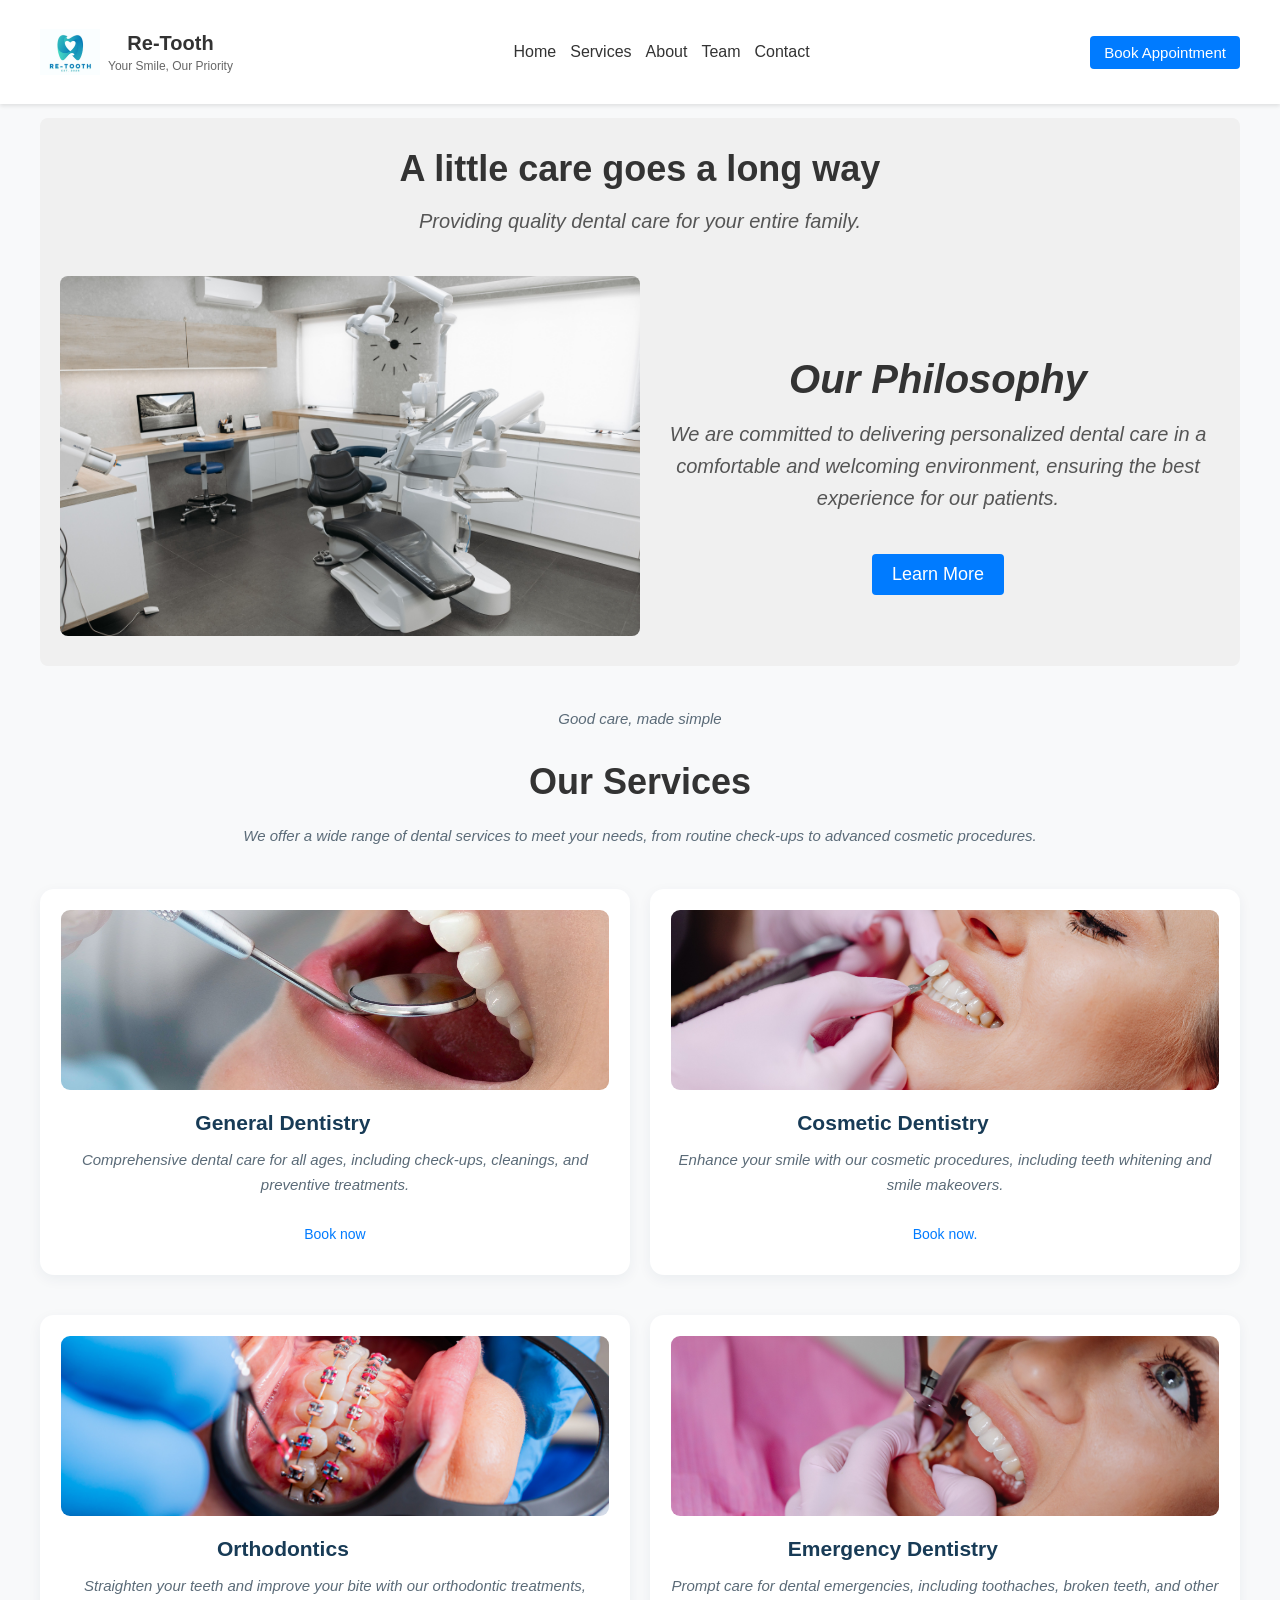
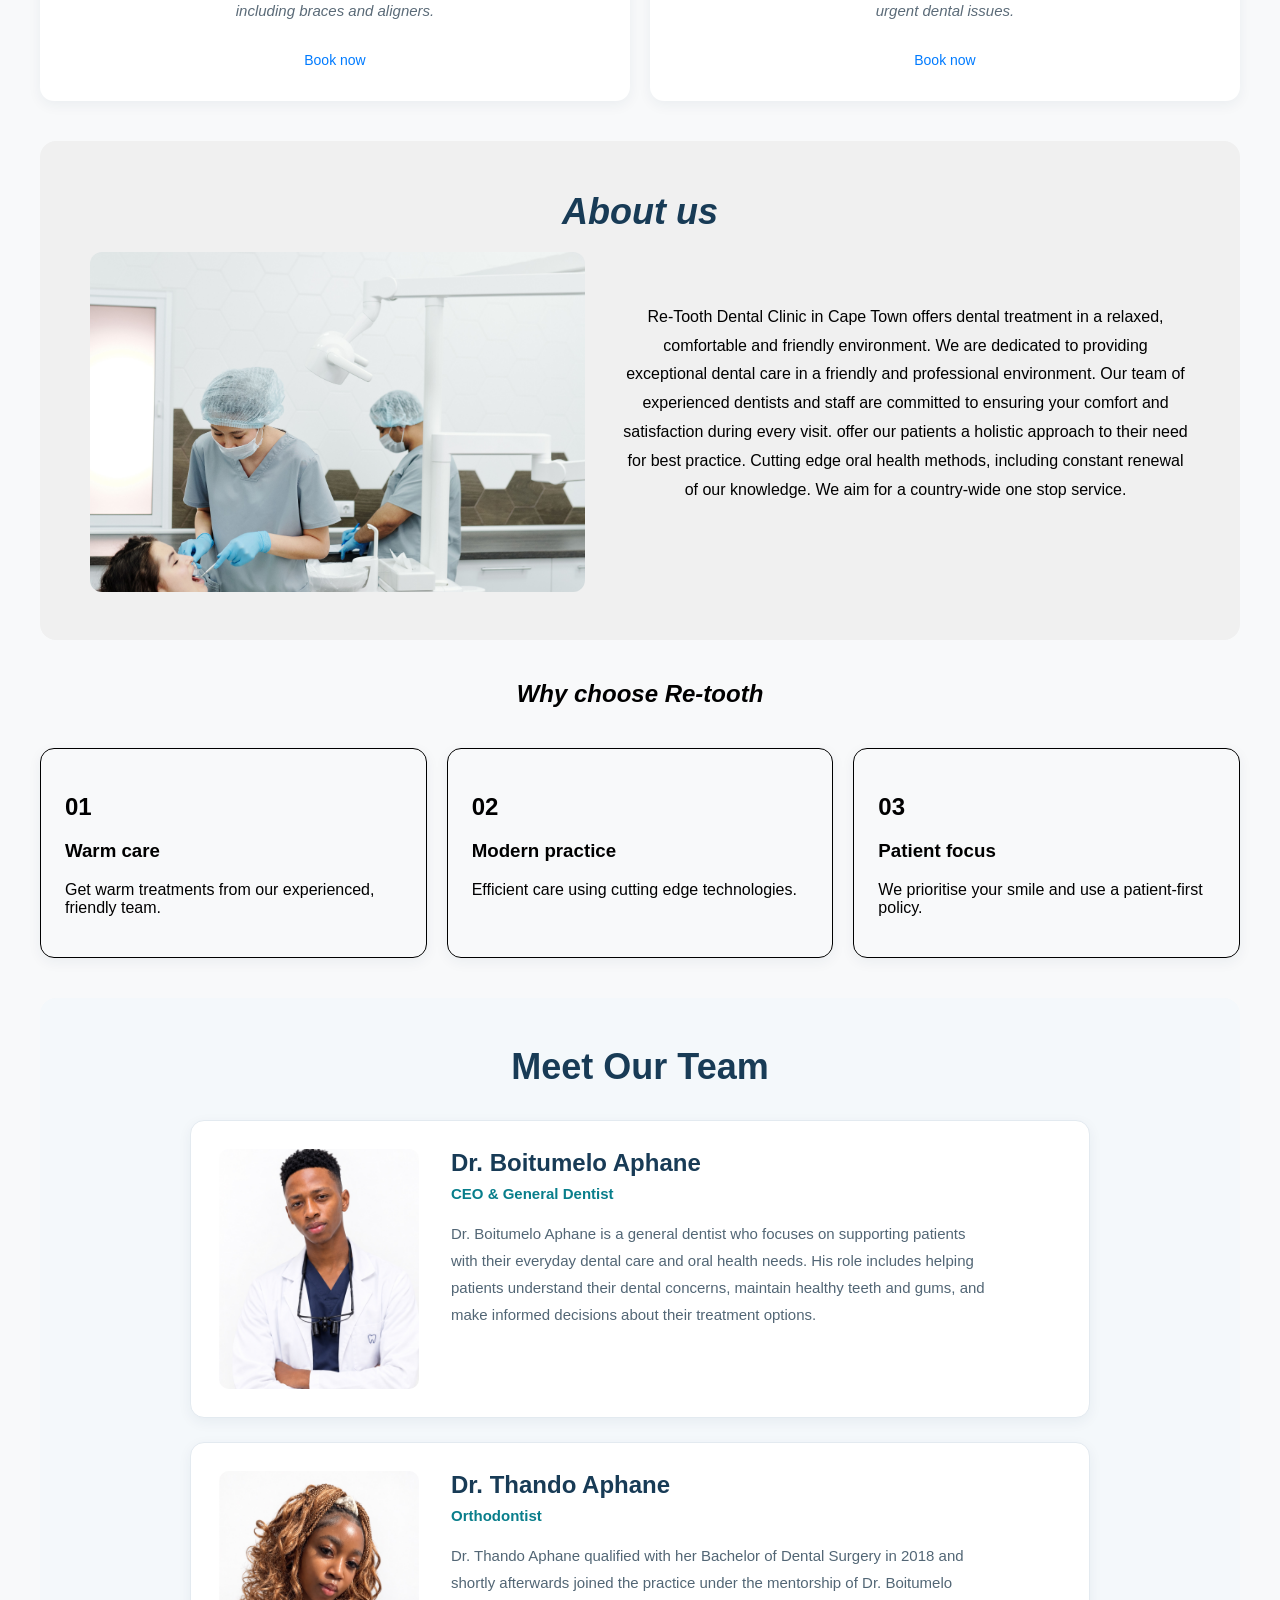
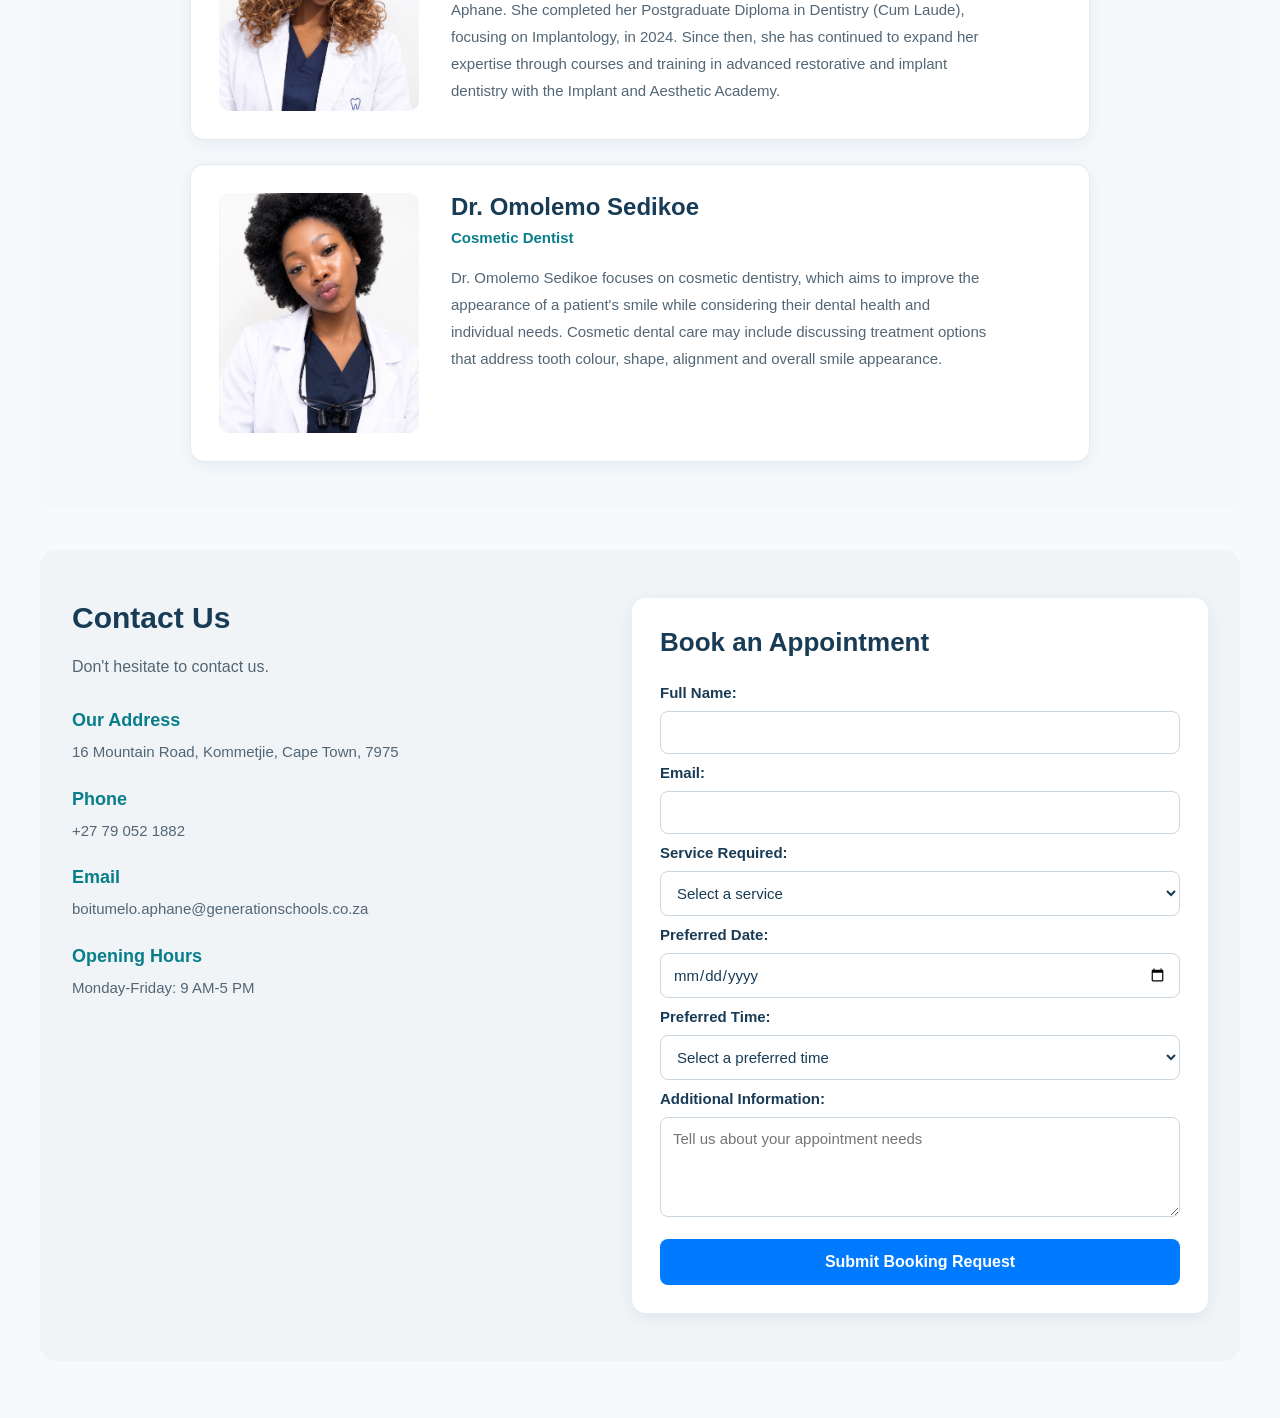
<file: public/index.html>
<!DOCTYPE html>
<html lang="en">
<head>
    <meta charset="UTF-8">
    <meta name="viewport" content="width=device-width, initial-scale=1.0">
    <title>Dental website</title>
    <link rel="stylesheet" href="style.css">
</head>

<body>
    <header>
        
        <div class="header-content">
            <div id="brand">
                <img src="images\logo.png" alt="Dental Clinic Logo" class="logo">
                <div class="brand-text">
                    <h1>Re-Tooth</h1>
                    <p>Your Smile, Our Priority</p>
                </div>
            </div>
            <nav id="navbar">
                <ul>
                    <li><a href="#home">Home</a></li>
                    <li><a href="#services">Services</a></li>
                    <li><a href="#about">About</a></li>
                    <li><a href="#team">Team</a></li>
                    <li><a href="#contact">Contact</a></li>
                </ul>
            </nav>
            <button id="book-appointment"
             onclick="window.location.href='#contact'">
             Book Appointment
            </button>
        </div>
    </header>

    <main>

        <section class="hero" id="home">
            <div id="hero-text">
                <h2>A little care goes a long way</h2>
                <p>Providing quality dental care for your entire family.</p>
            </div>

            <div id="hero-content">
                <img src="images\hero-image.jpg" alt="Dental Care" class="hero-image">
                <div class="hero-content-text" >
                    <h3><em>Our Philosophy</em></h3>
                    <p>We are committed to delivering personalized dental care in a comfortable and welcoming environment, ensuring the best experience for our patients.</p>
                    <button class="hero-button" onclick="window.location.href='#about'">
                        Learn More</button>
                </div>
           </div> 
                
        </section>

        <section class="services" id="services">
            <p><em>Good care, made simple</em></p>
            <h2>Our Services</h2>
            <p>We offer a wide range of dental services to meet your needs, from routine check-ups to advanced cosmetic procedures.</p>
            <div class="service-cards">
                <div class="service-cards-group-1">
                    <div class="service-card">
                    <img src="images\general-dentistry.jpg" alt="General Dentistry">
                    <h3>General Dentistry</h3>
                    <p>Comprehensive dental care for all ages, including check-ups, cleanings, and preventive treatments.</p>
                    <a href="#contact" class="service-link">Book now</a>
                </div>
                <div class="service-card">
                    <img src="images\cosmetic-dentistry.jpg" alt="Cosmetic Dentistry">
                    <h3>Cosmetic Dentistry</h3>
                    <p>Enhance your smile with our cosmetic procedures, including teeth whitening and smile makeovers.</p>
                    <a href="#contact" class="service-link">Book now.</a>
                </div>
            </div>
                <div class="service-cards-group-2">
                    <div class="service-card">
                    <img src="images\teeth-straightening.jpg" alt="Orthodontics">
                    <h3>Orthodontics</h3>
                    <p>Straighten your teeth and improve your bite with our orthodontic treatments, including braces and aligners.</p>
                    <a href="#contact" class="service-link">Book now</a>
                </div>
                <div class="service-card">
                    <img src="images\emergency-dentistry.jpg" alt="Emergency Dentistry">
                    <h3>Emergency Dentistry</h3>
                    <p>Prompt care for dental emergencies, including toothaches, broken teeth, and other urgent dental issues.</p>
                    <a href="#contact" class="service-link">Book now</a>
                </div>
            </div>
        </section>

        <section class="about" id="about">
            <h2><em>About us</em></h2>
            <div id="about-content">
                <img src="images\about.jpg" alt="Dental practice">
                <p>Re-Tooth Dental Clinic  in Cape Town offers dental treatment in a relaxed, comfortable and friendly environment.
                 We are dedicated to providing exceptional dental care in a friendly and professional environment. 
                 Our team of experienced dentists and staff are committed to ensuring your comfort and satisfaction during every visit.
                  offer our patients a holistic approach to their need for best practice. 
                  Cutting edge oral health methods, including constant renewal of our knowledge.
                   We aim for a country-wide one stop service.
                </p>
            </div>
        </section>
        <section class="why-us" id="why-us">
            <h1><em>Why choose Re-tooth</em></h1>
            <div id="cards">
                <div class="card">
                    <h2>01</h2>
                    <h3>Warm care</h3>
                    <p>Get warm treatments from our experienced, friendly team.</p>
                </div>
                <div class="card">
                    <h2>02</h2>
                    <h3>Modern practice</h3>
                    <p>Efficient care using cutting edge technologies.</p>
                </div>
                <div class="card">
                    <h2>03</h2>
                    <h3>Patient focus</h3>
                    <p>We prioritise your smile and use a patient-first policy.</p>
                </div>
            </div>
        </section>
        

        
        <section class="team" id="team">
            <h2>Meet Our Team</h2>

            <div class="team-members">
            <div class="team-member">
                <img src="images/Boitumelo.png"
                    alt="Dr. Boitumelo Aphane">

            <div class="team-member-info">
                <h3>Dr. Boitumelo Aphane</h3>

                <p class="team-role">CEO & General Dentist</p>

                <p class="team-bio">
                    Dr. Boitumelo Aphane is a general dentist who
                    focuses on supporting patients with their
                    everyday dental care and oral health needs.
                    His role includes helping patients understand
                    their dental concerns, maintain healthy teeth
                    and gums, and make informed decisions about
                    their treatment options.
                </p>
                </div>
            </div>
            <div class="team-member">
                <img src="images/Thando.png"
                    alt="Dr. Thando Aphane">

            <div class="team-member-info">
                <h3>Dr. Thando Aphane</h3>

                <p class="team-role">Orthodontist</p>

                <p class="team-bio">
                    Dr. Thando Aphane qualified with her Bachelor
                    of Dental Surgery in 2018 and shortly
                    afterwards joined the practice under the
                    mentorship of Dr. Boitumelo Aphane.

                    She completed her Postgraduate Diploma in
                    Dentistry (Cum Laude), focusing on
                    Implantology, in 2024. Since then, she has
                    continued to expand her expertise through
                    courses and training in advanced restorative
                    and implant dentistry with the Implant and
                    Aesthetic Academy.
                </p>
            </div>
            </div>
            <div class="team-member">
            <img src="images/Omolemo.png"
                 alt="Dr. Omolemo Sedikoe">

            <div class="team-member-info">
                <h3>Dr. Omolemo Sedikoe</h3>

                <p class="team-role">Cosmetic Dentist</p>

                <p class="team-bio">
                    Dr. Omolemo Sedikoe focuses on cosmetic
                    dentistry, which aims to improve the
                    appearance of a patient's smile while
                    considering their dental health and
                    individual needs. Cosmetic dental care may
                    include discussing treatment options that
                    address tooth colour, shape, alignment and
                    overall smile appearance.
                </p>
            </div>
            </div>

        </div>
    </section>


            
<section class="contact" id="contact">
    <div class="contact-details">
        <h2>Contact Us</h2>
        <p>Don't hesitate to contact us.</p>

        <div class="contact-item">
            <h3>Our Address</h3>
            <address>16 Mountain Road, Kommetjie, Cape Town, 7975</address>
        </div>

        <div class="contact-item">
            <h3>Phone</h3>
            <p>+27 79 052 1882</p>
        </div>

        <div class="contact-item">
            <h3>Email</h3>
            <p>boitumelo.aphane@generationschools.co.za</p>
        </div>

        <div class="contact-item">
            <h3>Opening Hours</h3>
            <p>Monday-Friday: 9 AM-5 PM</p>
        </div>
    </div>

    <div class="booking">
        <h2>Book an Appointment</h2>

        <form id="booking-form">
            <label for="name">Full Name:</label>
            <input type="text" id="name" name="name" required>

            <label for="email">Email:</label>
            <input type="email" id="email" name="email" required>

            <label for="service">Service Required:</label>
            <select id="service" name="service" required>
                 <option value="">Select a service</option>
                <option value="general-dentistry">General Dentistry</option>
                <option value="orthodontics">Orthodontics</option>
                <option value="cosmetic-dentistry">Cosmetic Dentistry</option>
                <option value="other">Other</option>
            </select>
            
<label for="appointment-date">Preferred Date:</label>
<input
    type="date"
    id="appointment-date"
    name="appointment-date"
    required
>

<label for="appointment-time">Preferred Time:</label>
<select
    id="appointment-time"
    name="appointment-time"
    required
>
    <option value="">Select a preferred time</option>
    <option value="09:00">9:00 AM</option>
    <option value="10:00">10:00 AM</option>
    <option value="11:00">11:00 AM</option>
    <option value="12:00">12:00 PM</option>
    <option value="13:00">1:00 PM</option>
    <option value="14:00">2:00 PM</option>
    <option value="15:00">3:00 PM</option>
    <option value="16:00">4:00 PM</option>
</select>


            <label for="message">Additional Information:</label>
            <textarea id="message" name="message" rows="4"
                placeholder="Tell us about your appointment needs"></textarea>

            <button type="submit">Submit Booking Request</button>
        </form>
    </div>
</section>
     
    </main>

    <footer>
        <p>Re-Tooth Dental Clinic &copy; 2026. All rights reserved.</p>
    </footer>

    <script src="app.js"></script>
</body>
</html>
</file>
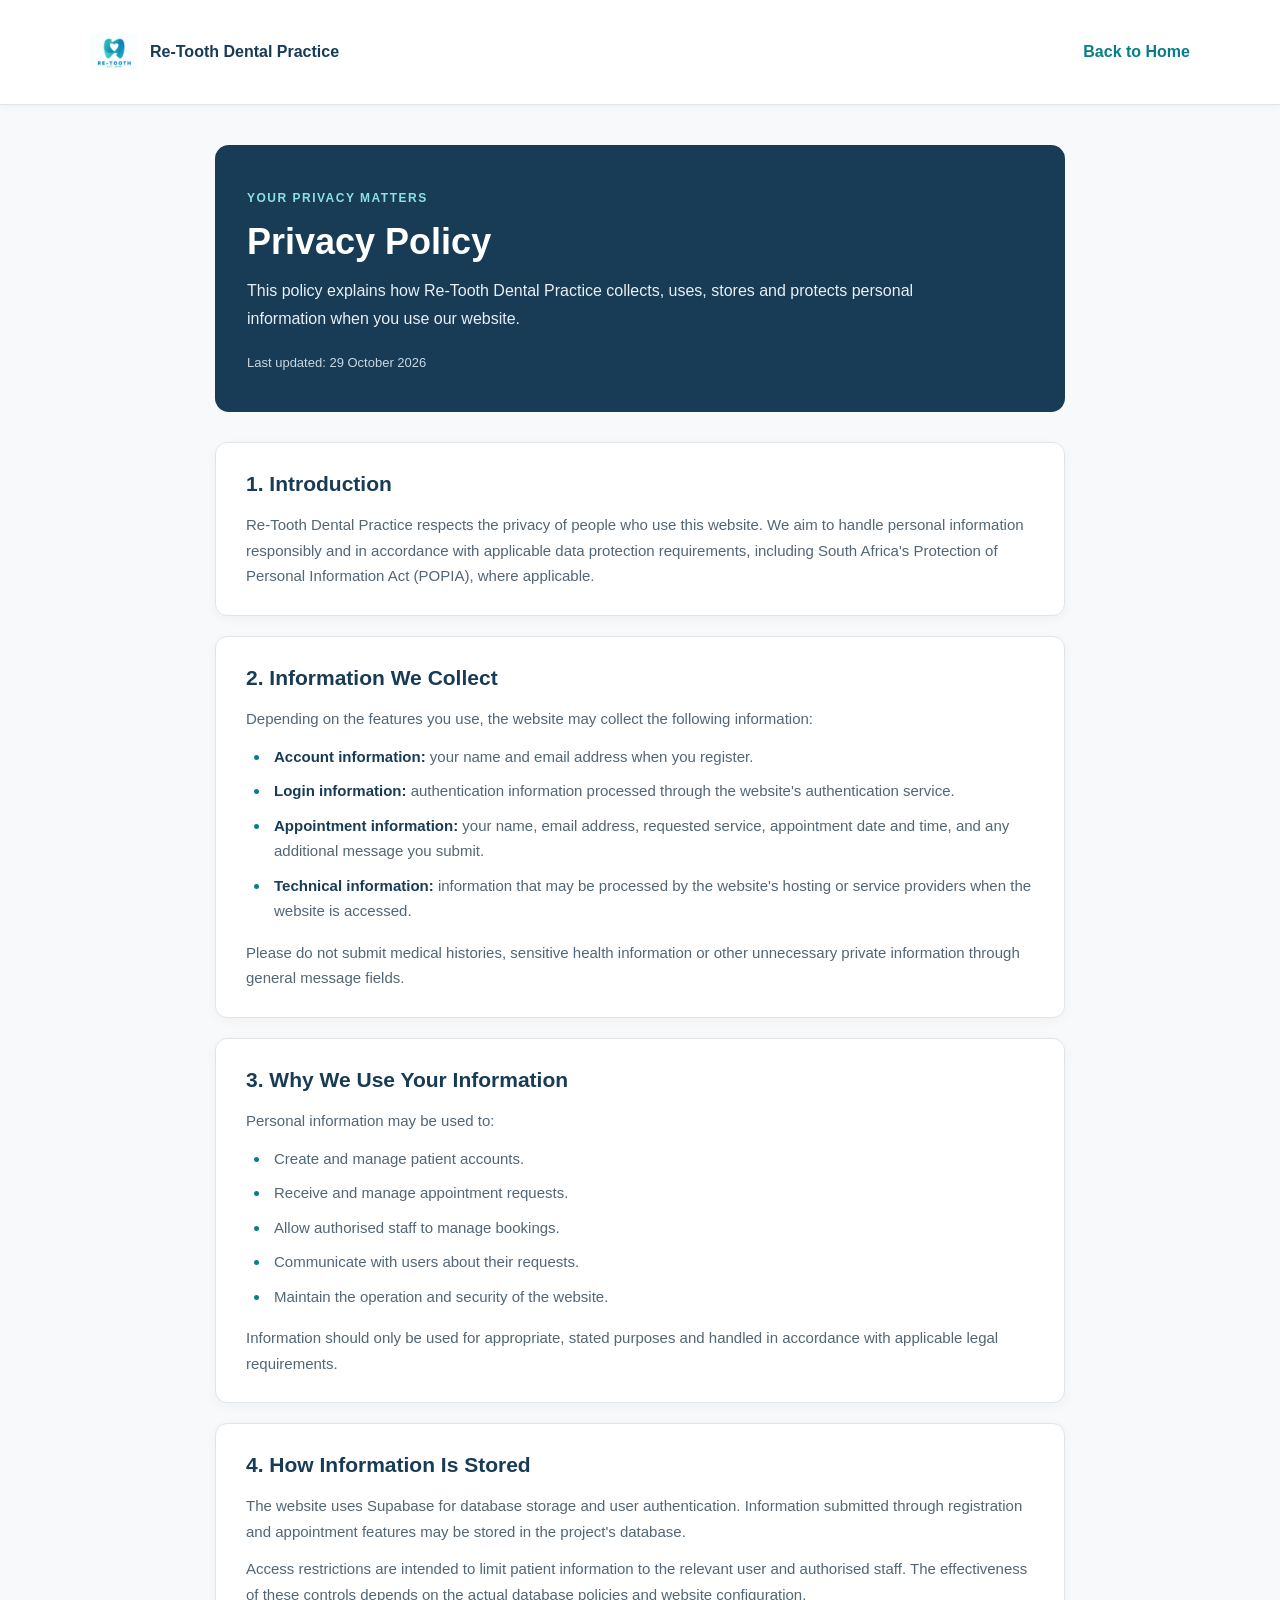
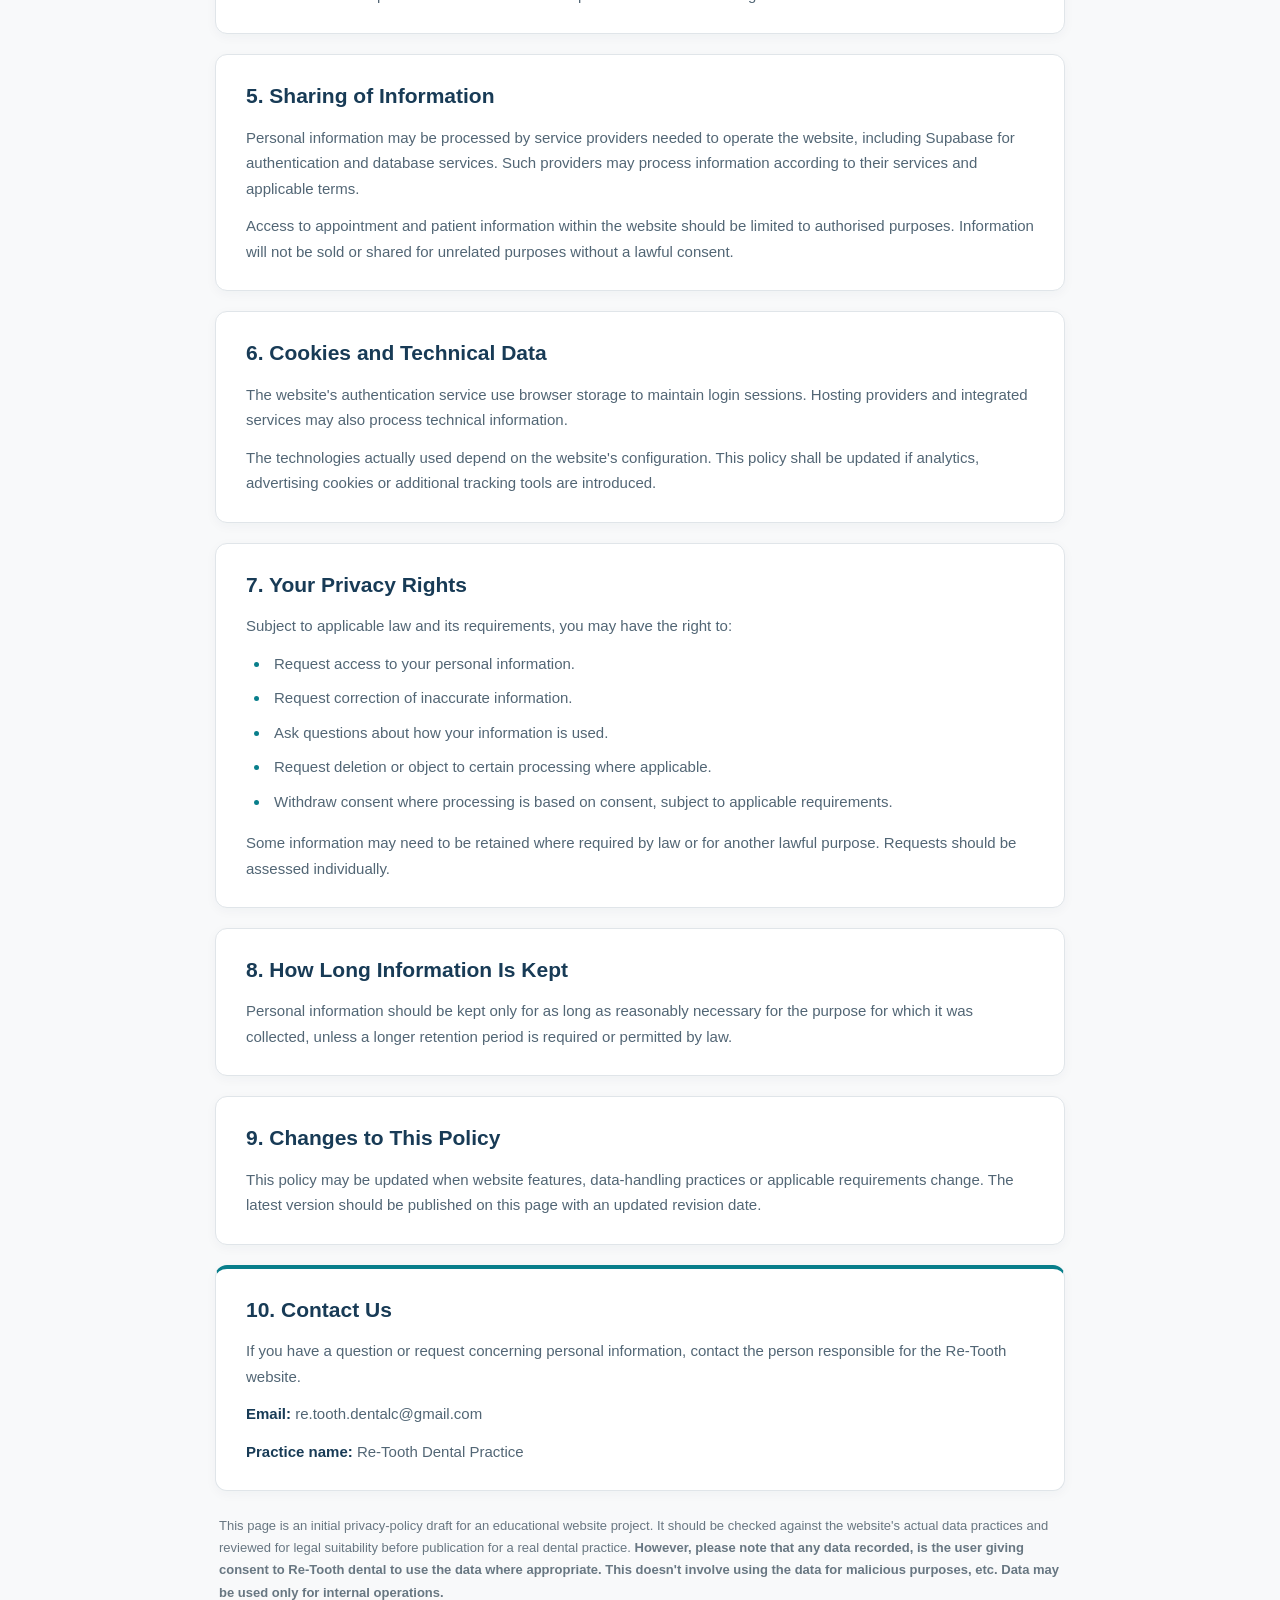
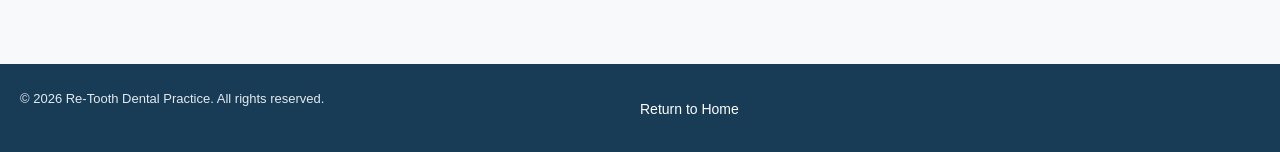
<file: privacy-policy.html>
<!DOCTYPE html>
<html lang="en">
<head>
    <meta charset="UTF-8">
    <meta name="viewport" content="width=device-width, initial-scale=1.0">

    <title>Privacy Policy</title>

    <link rel="stylesheet" href="style.css">
</head>
<!--This page uses semantic elements to contain sections of the policy content and regulations, while clearly explaining how retooth handles the information.-->

<body class="privacy-page">

    <header class="privacy-header">
        <div class="privacy-header-content">

            <a href="index.html" class="privacy-brand">
                <img src="images/logo.png" alt="Re-Tooth logo">
                <span>Re-Tooth Dental Practice</span>
            </a>

            <a href="index.html" class="privacy-back-link">
                Back to Home
            </a>

        </div>
    </header>

    <main class="privacy-main">

        <section class="privacy-hero">
            <span class="privacy-label">YOUR PRIVACY MATTERS</span>

            <h1>Privacy Policy</h1>

            <p>
                This policy explains how Re-Tooth Dental Practice
                collects, uses, stores and protects personal
                information when you use our website.
            </p>

            <p class="privacy-updated">
                Last updated: 29 October 2026
            </p>
        </section>

        <div class="privacy-content">

            <section class="privacy-section">
                <h2>1. Introduction</h2>

                <p>
                    Re-Tooth Dental Practice respects the privacy
                    of people who use this website. We aim to handle
                    personal information responsibly and in accordance
                    with applicable data protection requirements,
                    including South Africa's Protection of Personal
                    Information Act (POPIA), where applicable.
                </p>

            </section>

            <section class="privacy-section">
                <h2>2. Information We Collect</h2>

                <p>
                    Depending on the features you use, the website
                    may collect the following information:
                </p>

                <ul>
                    <li>
                        <strong>Account information:</strong>
                        your name and email address when you register.
                    </li>

                    <li>
                        <strong>Login information:</strong>
                        authentication information processed through
                        the website's authentication service.
                    </li>

                    <li>
                        <strong>Appointment information:</strong>
                        your name, email address, requested service,
                        appointment date and time, and any additional
                        message you submit.
                    </li>

                    <li>
                        <strong>Technical information:</strong>
                        information that may be processed by the
                        website's hosting or service providers when
                        the website is accessed.
                    </li>
                </ul>

                <p>
                    Please do not submit medical histories, sensitive
                    health information or other unnecessary private
                    information through general message fields.
                </p>
            </section>

            <section class="privacy-section">
                <h2>3. Why We Use Your Information</h2>

                <p>Personal information may be used to:</p>

                <ul>
                    <li>Create and manage patient accounts.</li>
                    <li>Receive and manage appointment requests.</li>
                    <li>Allow authorised staff to manage bookings.</li>
                    <li>Communicate with users about their requests.</li>
                    <li>Maintain the operation and security of the website.</li>
                </ul>

                <p>
                    Information should only be used for appropriate,
                    stated purposes and handled in accordance with
                    applicable legal requirements.
                </p>
            </section>

            <section class="privacy-section">
                <h2>4. How Information Is Stored</h2>

                <p>
                    The website uses Supabase for database storage
                    and user authentication. Information submitted
                    through registration and appointment features
                    may be stored in the project's database.
                </p>

                <p>
                    Access restrictions are intended to limit patient
                    information to the relevant user and authorised
                    staff. The effectiveness of these controls depends
                    on the actual database policies and website
                    configuration.
                </p>

            </section>

            <section class="privacy-section">
                <h2>5. Sharing of Information</h2>

                <p>
                    Personal information may be processed by service
                    providers needed to operate the website, including
                    Supabase for authentication and database services.
                    Such providers may process information according
                    to their services and applicable terms.
                </p>

                <p>
                    Access to appointment and patient information
                    within the website should be limited to authorised
                    purposes. Information will not be sold or shared
                    for unrelated purposes without a lawful consent.
                </p>
            </section>

            <section class="privacy-section">
                <h2>6. Cookies and Technical Data</h2>

                <p>
                    The website's authentication service use
                    browser storage to maintain 
                    login sessions. Hosting providers and
                    integrated services may also process technical
                    information.
                </p>

                <p>
                    The technologies actually used depend on the
                    website's configuration. This policy shall be
                    updated if analytics, advertising cookies or
                    additional tracking tools are introduced.
                </p>
            </section>

            <section class="privacy-section">
                <h2>7. Your Privacy Rights</h2>

                <p>
                    Subject to applicable law and its requirements,
                    you may have the right to:
                </p>

                <ul>
                    <li>Request access to your personal information.</li>
                    <li>Request correction of inaccurate information.</li>
                    <li>Ask questions about how your information is used.</li>
                    <li>
                        Request deletion or object to certain processing
                        where applicable.
                    </li>
                    <li>
                        Withdraw consent where processing is based on
                        consent, subject to applicable requirements.
                    </li>
                </ul>

                <p>
                    Some information may need to be retained where
                    required by law or for another lawful purpose.
                    Requests should be assessed individually.
                </p>
            </section>

            <section class="privacy-section">
                <h2>8. How Long Information Is Kept</h2>

                <p>
                    Personal information should be kept only for as
                    long as reasonably necessary for the purpose for
                    which it was collected, unless a longer retention
                    period is required or permitted by law.
                </p>

            </section>


            <section class="privacy-section">
                <h2>9. Changes to This Policy</h2>

                <p>
                    This policy may be updated when website features,
                    data-handling practices or applicable requirements
                    change. The latest version should be published
                    on this page with an updated revision date.
                </p>
            </section>

            <section class="privacy-contact">
                <h2>10. Contact Us</h2>

                <p>
                    If you have a question or request concerning
                    personal information, contact the person
                    responsible for the Re-Tooth website.
                </p>

                <p>
                    <strong>Email:</strong>
                    <span>re.tooth.dentalc@gmail.com</span>
                </p>

                <p>
                    <strong>Practice name:</strong>
                    Re-Tooth Dental Practice
                </p>
            </section>

            <p class="privacy-disclaimer">
                This page is an initial privacy-policy draft for an
                educational website project. It should be checked
                against the website's actual data practices and
                reviewed for legal suitability before publication
                for a real dental practice. <strong>However, please note that any data 
                recorded, is the user giving consent to Re-Tooth dental to use the data where appropriate.
                This doesn't involve using the data for malicious purposes, etc. Data may be used only 
                for internal operations.</strong> 
            </p>

        </div>
    </main>

    <footer class="privacy-footer">
        <p>
            &copy; 2026 Re-Tooth Dental Practice.
            All rights reserved.
        </p>

        <a href="index.html">Return to Home</a>
    </footer>

</body>
</html>
</file>
<file: public/style.css>
body {
    background-color: #f8f9fa;
    font-family: Arial, sans-serif;
    margin: 0;
    padding: 0;

}

#brand {
    text-align: center;
    display: flex;
    align-items: center;
    gap: 8px;
}

.brand-text {
    font-size: 20px;
    font-weight: bold;
    color: #333333;
}

.brand-text h1 {
    margin: 0;
    font-size: 20px;
    font-weight: bold;
    transition: font-size 0.25s ease;
}

.brand-text p {
    margin: 4px 0 0;
    font-weight: normal;
    transition: font-size 0.25s ease;
    font-size: 12px;
    color: #666666;
}

.logo {
    width: 60px;
    height: 80px;
    object-fit: contain;
    transition: width 0.25s ease, height 0.25s ease;
}

header {
    padding: 12px 24px;
    position: sticky;
    top: 0;
    background-color: #ffffff;
    box-shadow: 0 2px 4px rgba(0, 0, 0, 0.1);
    transition: padding 0.25s ease;
}

header.compact {
    padding: 6px 24px;
}

header.compact .logo {
    width: 60px;
    height: 45px;
}

header.compact .brand-text h1 {
    font-size: 18px;
}

.header-content {
    display: flex;
    justify-content: space-between;
    align-items: center;
    max-width: 1200px;
    margin: 0 auto;
}

#navbar {
    display: flex;
    justify-content: space-between;
    align-items: center;
    padding: 0;
}

#navbar ul {
    list-style-type: none;
    margin: 0;
    padding: 0;
    display: flex;
    gap: 14px;
}

#navbar a {
    text-decoration: none;
    color: #333333;
    font-weight: 500;
    transition: color 0.3s ease;
}

#navbar a:hover {
    color: #007bff;
}

#book-appointment {
    font-size: 15px;
    font-weight: 500;
    background-color: #007bff;
    color: #ffffff;
    border: none;
    padding: 8px 14px;
    border-radius: 4px;
    cursor: pointer;
    transition: background-color 0.3s ease;
}

#book-appointment:hover {
    background-color: #0056b3;
}

#book-appointment:focus {
    outline: 3px solid #0056b3;
    outline-offset: 3px;
}

@media (max-width: 768px) {
    .header-content {
        flex-direction: column;
        align-items: stretch;
        gap: 8px;
    }
}

@media (max-width: 480px) {
    #navbar ul {
        flex-direction: row;
        flex-wrap: wrap;
        display: flex;
        align-items: flex-start;
        gap: 8px;
        margin-right: 0;
        margin-top: 8px;
    }
}

@media (max-width: 768px) {
    #book-appointment {
        padding: 6px 12px;
    }
}

main {
    padding: 24px;
    max-width: 1200px;
    margin: 0 auto;
    min-height: 1600px;
}

.hero {
    background-color: #f0f0f0;
    padding: 30px 20px;
    border-radius: 8px;
    margin-bottom: 40px;
    margin-top: -10px;
}



#hero-text {
    text-align: center;
    margin-bottom: 40px;
}

#hero-text h2 {
    font-size: 36px;
    margin-bottom: 16px;
    margin-top: auto;
    color: #333333;
}

#hero-text p {
    font-size: 20px;
    line-height: 1.5;
    font-style: italic;
    color: #555555;
    margin-top: 8px;
}

#hero-content {
    display: flex;
    flex-direction: row;
    align-items: center;
    gap: 16px;
}

.hero-content-text {
    text-align: center;
    max-width: 800px;
    flex: 1;
}

.hero-image {
    width: 50%;
    height: 360px;
    border-radius: 8px;
    object-fit: cover;
}

.hero-content-text h3 {
    font-style: normal;
    font-size: 40px;
    font-weight: bold;
    margin-bottom: 16px;
    color: #333333;
    
}

.hero-content-text p {
    font-size: 20px;
    font-style: italic;
    line-height: 1.6;
    color: #555555;
    margin-top: 8px;    
    text-align: centre;
}

@media (max-width: 768px) {
    #hero-text h2 {
        font-size: 28px;
    }

    #hero-content {
        flex-direction: column;
        text-align: center;
    }

    .hero-image {
        width: 100%;
        max-width: 400px;
    }
}

.hero-button {
    margin-top: 20px;
    font-size: 18px;
    font-weight: 500;
    background-color: #007bff;
    color: #ffffff;
    border: none;
    padding: 10px 20px;
    border-radius: 4px;
    cursor: pointer;
    transition: background-color 0.3s ease;
    display: inline-block;
    text-decoration: none;
}

.hero-button:hover {
    background-color: #0056b3;
}



.service-cards-group-1,
.service-cards-group-2 {
    display: flex;
    justify-content: center;
    align-items: stretch;
    gap: 20px;
    margin: 40px 0;
}

.services h2 {
    text-align: center;
    font-size: 36px;
    margin-bottom: 20px;
    color: #333333;
}

.services p {
    text-align: center;
    font-size: 30px;
    font-style: italic;
    color: #555555;
}

.service-card {
    flex: 1;
    min-width: 0;
    background-color: #ffffff;
    border-radius: 14px;
    box-shadow: 0 4px 14px rgba(24, 59, 86, 0.06);
    box-sizing: border-box;
    text-align: center;
    border: 1px solid transparent;
    transition: transform 0.3s ease, box-shadow 0.3s ease;
    overflow: hidden;
    padding: 20px;
    align-items: flex-start;
}

.service-card h3 {
    margin: 0 0 10ox;
    font-size: 21px;
    margin-bottom: 12px;
    color: #183b56;
    text-align: center;
    max-width: 38ch;
}

.services p {
    margin: 0 0 18px;
    font-size: 15px;
    color: #5b6b78;
    margin-bottom: 16px;
    text-align: center;
    line-height: 1.7;
}

.service-card img {
    display: block;
    width: 100%;
    height: 180px;
    object-fit: cover;
    border-radius: 9px;
    margin-bottom: 18px;
}

.service-card a {

    display: inline-block;
    margin-top: 12px;
    font-size: 14px;
    font-weight: 500;
    color: #007bff;
    text-decoration: none;
    transition: color 0.3s ease;
    margin-bottom: 12px;
}

.service-card a:hover {
    text-decoration: underline;
}

@media (max-width: 768px) {
    .service-cards-group-1, .service-cards-group-2 {
        flex-direction: column;
        align-items: center;
    }

    .service-card {
        width: 80%;
    }
}

.about {
    background-color: #f0f0f0;
    padding: 48px 32px;
    border-radius: 16px;
    margin-bottom: 40px;
    margin: 0 0 40px;
}

.about h2 {
    text-align: center;
    margin: 0 0 16px;
    font-size: 36px;
    color:#183b56;
    line-height: 1.3;
}

#about-content p {
    max-width: 700px;
    text-align: center;
    margin: 0 auto 36px;
    font-style: normal;
    font-size: 16px;
    line-height: 1.8;
}

#about-content {
    display: flex;
    flex-direction: row;
    align-items: center;
    gap: 36px;
    max-width: 1100px;
    margin: 0 auto;
}

#about-content img{
    width: 45%;
    height: 340px;
    flex-shrink: 0;
    border-radius: 12px;
    object-fit: cover;
}

@media (max-width: 700px) {
    .about {
        padding: 32px 20px;
    }

    .about h2 {
        font-size: 29px;
    }

    #about-content {
        flex-direction: column;
        gap: 24px;
    }

    #about-content img {
        width: 100%;
        height: 240px;
    }
}

.why-us h1 {
    text-align: center;
    font-style: bold;
}

#cards {
    display: flex;
    flex-direction: row;
    justify-content: center;
    align-items: stretch;
    gap: 20px;
    margin: 40px 0;
}



.card {
    flex: 1;
    min-width: 0;
    padding: 24px;
    box-sizing: border-box;
    border: 1px solid #000000;
    border-radius: 14px;
    box-shadow: 0 4px 14px rgba(24, 59, 86, 0.06);
    transition: transform 0.3s ease,
                box-shadow 0.3s ease;
}

@media (max-width: 768px) {
    #cards {
        gap: 16px;
    }

    .card {
        padding: 18px;
    }
}

@media (max-width: 600px) {
    #cards {
        flex-direction: column;
        gap: 20px;
    }

    .card {
        width: 100%;
        padding: 22px;
    }

    .why-us h1 {
        font-size: 28px;
        text-align: center;
    }
}


.team {
    padding: 48px 32px;
    margin-bottom: 40px;
    background-color: #f4f8fb;
    border-radius: 16px;
}

.team h2 {
    margin: 0 0 32px;
    text-align: center;
    font-size: 36px;
    color: #183b56;
}

.team-members {
    max-width: 900px;
    margin: 0 auto;
    display: flex;
    flex-direction: column;
    gap: 24px;
}


.team-member {
    display: flex;
    flex-direction: row;
    align-items: flex-start;
    gap: 32px;
    padding: 28px;
    background-color: #ffffff;
    border: 1px solid #e3eaf0;
    border-radius: 14px;
    box-shadow: 0 4px 14px rgba(24, 59, 86, 0.06);
}

.team-member img {
    width: 200px;
    height: 240px;
    flex-shrink: 0;
    object-fit: cover;
    object-position: center;
    border-radius: 10px;
}

.team-member-info {
    flex: 1;
    min-width: 0;
}

.team-member h3 {
    margin: 0 0 8px;
    color: #183b56;
    font-size: 24px;
}

.team-role {
    margin: 0 0 18px;
    color: #087e8b;
    font-size: 15px;
    font-weight: 600;
}

.team-member .team-bio {
    max-width: 65ch;
    margin: 0;
    color: #526675;
    font-size: 15px;
    line-height: 1.8;
}

@media (max-width: 600px) {
    .team-member {
        flex-direction: column;
        align-items: center;
        gap: 20px;
        padding: 20px;
    }

    .team-member img {
        width: 100%;
        max-width: 280px;
        height: 260px;
    }

    .team-member-info {
        width: 100%;
    }

    .team-member h3 {
        font-size: 21px;
    }
}

.contact {
    max-width: 1200px;
    margin: 0 auto 40px;
    padding: 48px 32px;
    display: flex;
    flex-direction: row;
    align-items: flex-start;
    gap: 40px;
    box-sizing: border-box;
    background-color: #f0f4f7;
    border-radius: 16px;
}

.contact-details {
    flex: 1;
    min-width: 0;
}

.booking {
    flex: 1;
    min-width: 0;
    padding: 28px;
    box-sizing: border-box;
    background-color: #ffffff;
    border-radius: 14px;
    box-shadow: 0 4px 14px rgba(24, 59, 86, 0.08);
}


.contact h2 {
    margin: 0 0 16px;
    color: #183b56;
    font-size: 30px;
    line-height: 1.3;
}

.contact-details > p {
    margin: 0 0 30px;
    color: #526675;
    font-size: 16px;
    line-height: 1.7;
}

.contact-item {
    margin-bottom: 24px;
}

.contact-item h3 {
    margin: 0 0 8px;
    color: #087e8b;
    font-size: 18px;
}

.contact-item p,
.contact-item address {
    margin: 0;
    color: #526675;
    font-size: 15px;
    line-height: 1.7;
    font-style: normal;
    overflow-wrap: anywhere;
}


.booking h2 {
    margin-bottom: 24px;
    font-size: 26px;
}

#booking-form {
    display: flex;
    flex-direction: column;
    gap: 10px;
}

#booking-form label {
    color: #183b56;
    font-size: 15px;
    font-weight: 600;
}

#booking-form input,
#booking-form select,
#booking-form textarea {
    width: 100%;
    padding: 12px;
    box-sizing: border-box;
    border: 1px solid #cbd7e0;
    border-radius: 8px;
    background-color: #ffffff;
    color: #183b56;
    font-family: Arial, sans-serif;
    font-size: 15px;
}

#booking-form textarea {
    resize: vertical;
    min-height: 100px;
}

#booking-form input:focus,
#booking-form select:focus,
#booking-form textarea:focus {
    outline: 2px solid #087e8b;
    outline-offset: 2px;
    border-color: #087e8b;
}

#booking-form button {
    margin-top: 12px;
    padding: 14px 18px;
    border: none;
    border-radius: 8px;
    background-color: #007bff;
    color: #ffffff;
    font-size: 16px;
    font-weight: 600;
    cursor: pointer;
    transition: background-color 0.3s ease;
}

#booking-form button:hover {
    background-color: #0056b3;
}


@media (max-width: 768px) {
    .contact {
        flex-direction: column;
        gap: 32px;
        padding: 32px 20px;
    }

    .contact-details,
    .booking {
        width: 100%;
    }

    .booking {
        padding: 22px;
    }

    .contact h2 {
        font-size: 27px;
    }

    .booking h2 {
        font-size: 23px;
    }
}

footer {
    text-align: center;
    background-color: #007bff;
    height: 40px;
}

footer p{
    color: #e3eaf0;
    margin-top: auto;
    position: absolute;
    margin-top: 10px;
    text-align: center;
}
</file>
<file: style.css>
/* This part sets the basic look of the whole page. */
body {
    background-color: #f8f9fa;
    font-family: Arial, sans-serif;
    margin: 0;
    padding: 0;

}

/* This styles the brand area where the logo and text are placed. */
#brand {
    text-align: center;
    display: flex;
    align-items: center;
    gap: 8px;
}

/* This controls how the brand name looks. */
.brand-text {
    font-size: 20px;
    font-weight: bold;
    color: #333333;
}

/* This styles the main heading inside the brand name. */
.brand-text h1 {
    margin: 0;
    font-size: 20px;
    font-weight: bold;
    transition: font-size 0.25s ease;
}

/* This styles the small text underneath the brand name. */
.brand-text p {
    margin: 4px 0 0;
    font-weight: normal;
    transition: font-size 0.25s ease;
    font-size: 12px;
    color: #666666;
}

/* This controls the size of the logo and keeps the image inside its space. */
.logo {
    width: 60px;
    height: 80px;
    object-fit: contain;
    transition: width 0.25s ease, height 0.25s ease;
}

/* This styles the main header and keeps it at the top when scrolling. */
header {
    padding: 12px 24px;
    position: sticky;
    top: 0;
    background-color: #ffffff;
    box-shadow: 0 2px 4px rgba(0, 0, 0, 0.1);
    transition: padding 0.25s ease;
}

/* This makes the header smaller when it has the compact class. */
header.compact {
    padding: 6px 24px;
}

/* This reduces the logo height when the header becomes compact. */
header.compact .logo {
    width: 60px;
    height: 45px;
}

/* This slightly reduces the brand heading when the header becomes compact. */
header.compact .brand-text h1 {
    font-size: 18px;
}

/* This places the header items in a row and keeps them spaced apart. */
.header-content {
    display: flex;
    justify-content: space-between;
    align-items: center;
    max-width: 1200px;
    margin: 0 auto;
}

/* This arranges the navigation bar items in a row. */
#navbar {
    display: flex;
    justify-content: space-between;
    align-items: center;
    padding: 0;
}

/* This removes the default list styling and adds space between navigation links. */
#navbar ul {
    list-style-type: none;
    margin: 0;
    padding: 0;
    display: flex;
    gap: 14px;
}

/* This styles the navigation links and removes the underline. */
#navbar a {
    text-decoration: none;
    color: #333333;
    font-weight: 500;
    transition: color 0.3s ease;
}

/* This changes the navigation link colour when the mouse moves over it. */
#navbar a:hover {
    color: #007bff;
}

/* This styles the button used to book an appointment in the header. */
#book-appointment {
    font-size: 15px;
    font-weight: 500;
    background-color: #007bff;
    color: #ffffff;
    border: none;
    padding: 8px 14px;
    border-radius: 4px;
    cursor: pointer;
    transition: background-color 0.3s ease;
}

/* This makes the appointment button darker when the mouse moves over it. */
#book-appointment:hover {
    background-color: #0056b3;
}

/* This adds an outline when the appointment button is focused using the keyboard. */
#book-appointment:focus {
    outline: 3px solid #0056b3;
    outline-offset: 3px;
}

/* This adjusts the header layout for screens that are 768px wide or smaller. */
@media (max-width: 768px) {
    .header-content {
        flex-direction: column;
        align-items: stretch;
        gap: 8px;
    }
}

/* This allows the navigation links to move onto another line on small screens. */
@media (max-width: 480px) {
    #navbar ul {
        flex-direction: row;
        flex-wrap: wrap;
        display: flex;
        align-items: flex-start;
        gap: 8px;
        margin-right: 0;
        margin-top: 8px;
    }
}

/* This makes the appointment button a little smaller on mobile devices. */
@media (max-width: 768px) {
    #book-appointment {
        padding: 6px 12px;
    }
}

/* This controls the main content area and keeps it centred on the page. */
main {
    padding: 24px;
    max-width: 1200px;
    margin: 0 auto;

}

/* This styles the main hero section with a background and rounded corners. */
.hero {
    background-color: #f0f0f0;
    padding: 30px 20px;
    border-radius: 8px;
    margin-bottom: 40px;
    margin-top: -10px;
}

/* This centres the text at the top of the hero section. */
#hero-text {
    text-align: center;
    margin-bottom: 40px;
}

/* This controls the size, spacing and colour of the hero heading. */
#hero-text h2 {
    font-size: 36px;
    margin-bottom: 16px;
    margin-top: auto;
    color: #333333;
}

/* This styles the paragraph underneath the hero heading. */
#hero-text p {
    font-size: 20px;
    line-height: 1.5;
    font-style: italic;
    color: #555555;
    margin-top: 8px;
}

/* This places the hero text and image next to each other. */
#hero-content {
    display: flex;
    flex-direction: row;
    align-items: center;
    gap: 16px;
}

/* This gives the hero text room to grow while keeping it centred. */
.hero-content-text {
    text-align: center;
    max-width: 800px;
    flex: 1;
}

/* This controls the hero image size and makes the image corners rounded. */
.hero-image {
    width: 50%;
    height: 360px;
    border-radius: 8px;
    object-fit: cover;
}

/* This styles the smaller heading inside the hero content. */
.hero-content-text h3 {
    font-style: normal;
    font-size: 40px;
    font-weight: bold;
    margin-bottom: 16px;
    color: #333333;

}

/* This controls the appearance and spacing of the hero content paragraph. */
.hero-content-text p {
    font-size: 20px;
    font-style: italic;
    line-height: 1.6;
    color: #555555;
    margin-top: 8px;    
    text-align: centre;
}

/* This changes the hero layout to suit smaller screens. */
@media (max-width: 768px) {
    #hero-text h2 {
        font-size: 28px;
    }

    /* This places the hero image underneath the text on smaller screens. */
    #hero-content {
        flex-direction: column;
        text-align: center;
    }

    /* This lets the hero image fill the available space without becoming too wide. */
    .hero-image {
        width: 100%;
        max-width: 400px;
    }
}

/* This styles the button inside the hero section. */
.hero-button {
    margin-top: 20px;
    font-size: 18px;
    font-weight: 500;
    background-color: #007bff;
    color: #ffffff;
    border: none;
    padding: 10px 20px;
    border-radius: 4px;
    cursor: pointer;
    transition: background-color 0.3s ease;
    display: inline-block;
    text-decoration: none;
}

/* This darkens the hero button when the mouse moves over it. */
.hero-button:hover {
    background-color: #0056b3;
}

/* This places the service cards in rows and adds space between them. */
.service-cards-group-1,
.service-cards-group-2 {
    display: flex;
    justify-content: center;
    align-items: stretch;
    gap: 20px;
    margin: 40px 0;
}

/* This centres the services heading and controls its appearance. */
.services h2 {
    text-align: center;
    font-size: 36px;
    margin-bottom: 20px;
    color: #333333;
}

/* This styles the paragraphs inside the services section. */
.services p {
    text-align: center;
    font-size: 30px;
    font-style: italic;
    color: #555555;
}

/* This gives each service card its background, spacing and shadow. */
.service-card {
    flex: 1;
    min-width: 0;
    background-color: #ffffff;
    border-radius: 14px;
    box-shadow: 0 4px 14px rgba(24, 59, 86, 0.06);
    box-sizing: border-box;
    text-align: center;
    border: 1px solid transparent;
    transition: transform 0.3s ease, box-shadow 0.3s ease;
    overflow: hidden;
    padding: 20px;
    align-items: flex-start;
}

/* This styles the heading inside each service card. */
.service-card h3 {
    margin: 0 0 10ox;
    font-size: 21px;
    margin-bottom: 12px;
    color: #183b56;
    text-align: center;
    max-width: 38ch;
}

/* This controls the text appearance and spacing in the services section. */
.services p {
    margin: 0 0 18px;
    font-size: 15px;
    color: #5b6b78;
    margin-bottom: 16px;
    text-align: center;
    line-height: 1.7;
}

/* This makes the images fill the width of their service cards. */
.service-card img {
    display: block;
    width: 100%;
    height: 180px;
    object-fit: cover;
    border-radius: 9px;
    margin-bottom: 18px;
}

/* This styles the links inside each service card. */
.service-card a {

    display: inline-block;
    margin-top: 12px;
    font-size: 14px;
    font-weight: 500;
    color: #007bff;
    text-decoration: none;
    transition: color 0.3s ease;
    margin-bottom: 12px;
}

/* This underlines a service link when the mouse moves over it. */
.service-card a:hover {
    text-decoration: underline;
}

/* This stacks the service cards vertically on smaller screens. */
@media (max-width: 768px) {
    .service-cards-group-1, .service-cards-group-2 {
        flex-direction: column;
        align-items: center;
    }

    /* This controls the width of each service card on smaller screens. */
    .service-card {
        width: 80%;
    }
}

/* This styles the about section with a light background and rounded corners. */
.about {
    background-color: #f0f0f0;
    padding: 48px 32px;
    border-radius: 16px;
    margin-bottom: 40px;
    margin: 0 0 40px;
}

/* This centres the about section heading. */
.about h2 {
    text-align: center;
    margin: 0 0 16px;
    font-size: 36px;
    color:#183b56;
    line-height: 1.3;
}

/* This keeps the about paragraph readable and centred. */
#about-content p {
    max-width: 700px;
    text-align: center;
    margin: 0 auto 36px;
    font-style: normal;
    font-size: 16px;
    line-height: 1.8;
}

/* This arranges the about section content in a row. */
#about-content {
    display: flex;
    flex-direction: row;
    align-items: center;
    gap: 36px;
    max-width: 1100px;
    margin: 0 auto;
}

/* This controls the size and appearance of the about section image. */
#about-content img{
    width: 45%;
    height: 340px;
    flex-shrink: 0;
    border-radius: 12px;
    object-fit: cover;
}

/* This changes the about section to a vertical layout on smaller screens. */
@media (max-width: 700px) {
    .about {
        padding: 32px 20px;
    }

    /* This reduces the heading size for mobile screens. */
    .about h2 {
        font-size: 29px;
    }

    /* This places the about text and image on top of each other. */
    #about-content {
        flex-direction: column;
        gap: 24px;
    }

    /* This lets the about image fill the available width on mobile. */
    #about-content img {
        width: 100%;
        height: 240px;
    }
}

/* This centres the heading in the why-us section. */
.why-us h1 {
    text-align: center;
    font-style: bold;
}

/* This arranges the why-us cards in a row with equal spacing. */
#cards {
    display: flex;
    flex-direction: row;
    justify-content: center;
    align-items: stretch;
    gap: 20px;
    margin: 40px 0;
}

/* This styles each card in the why-us section. */
.card {
    flex: 1;
    min-width: 0;
    padding: 24px;
    box-sizing: border-box;
    border: 1px solid #000000;
    border-radius: 14px;
    box-shadow: 0 4px 14px rgba(24, 59, 86, 0.06);
    transition: transform 0.3s ease,
                box-shadow 0.3s ease;
}

/* This reduces the spacing and padding of the cards on medium screens. */
@media (max-width: 768px) {
    #cards {
        gap: 16px;
    }

    .card {
        padding: 18px;
    }
}

/* This stacks the why-us cards when the screen becomes very small. */
@media (max-width: 600px) {
    #cards {
        flex-direction: column;
        gap: 20px;
    }

    /* This makes each card use the full available width. */
    .card {
        width: 100%;
        padding: 22px;
    }

    /* This adjusts the why-us heading for mobile screens. */
    .why-us h1 {
        font-size: 28px;
        text-align: center;
    }
}

/* This gives the team section its background and spacing. */
.team {
    padding: 48px 32px;
    margin-bottom: 40px;
    background-color: #f4f8fb;
    border-radius: 16px;
}

/* This styles and centres the team section heading. */
.team h2 {
    margin: 0 0 32px;
    text-align: center;
    font-size: 36px;
    color: #183b56;
}

/* This keeps the team members in a centred column. */
.team-members {
    max-width: 900px;
    margin: 0 auto;
    display: flex;
    flex-direction: column;
    gap: 24px;
}

/* This styles each team member's information card. */
.team-member {
    display: flex;
    flex-direction: row;
    align-items: flex-start;
    gap: 32px;
    padding: 28px;
    background-color: #ffffff;
    border: 1px solid #e3eaf0;
    border-radius: 14px;
    box-shadow: 0 4px 14px rgba(24, 59, 86, 0.06);
}

/* This controls the size and crop of each team member's picture. */
.team-member img {
    width: 200px;
    height: 240px;
    flex-shrink: 0;
    object-fit: cover;
    object-position: center;
    border-radius: 10px;
}

/* This allows the team member's text to use the remaining space. */
.team-member-info {
    flex: 1;
    min-width: 0;
}

/* This styles each team member's name. */
.team-member h3 {
    margin: 0 0 8px;
    color: #183b56;
    font-size: 24px;
}

/* This gives the team member's job title its own colour and style. */
.team-role {
    margin: 0 0 18px;
    color: #087e8b;
    font-size: 15px;
    font-weight: 600;
}

/* This styles the short biography for each team member. */
.team-member .team-bio {
    max-width: 65ch;
    margin: 0;
    color: #526675;
    font-size: 15px;
    line-height: 1.8;
}

/* This changes each team member's card to a vertical layout on small screens. */
@media (max-width: 600px) {
    .team-member {
        flex-direction: column;
        align-items: center;
        gap: 20px;
        padding: 20px;
    }

    /* This makes the team member's image wider on mobile screens. */
    .team-member img {
        width: 100%;
        max-width: 280px;
        height: 260px;
    }

    /* This allows the team member's information to fill the card width. */
    .team-member-info {
        width: 100%;
    }

    /* This reduces the team member's name size on smaller screens. */
    .team-member h3 {
        font-size: 21px;
    }
}

/* This creates the main contact section and places its content side by side. */
.contact {
    max-width: 1200px;
    margin: 0 auto 40px;
    padding: 48px 32px;
    display: flex;
    flex-direction: row;
    align-items: flex-start;
    gap: 40px;
    box-sizing: border-box;
    background-color: #f0f4f7;
    border-radius: 16px;
}

/* This allows the contact details to take up their share of the space. */
.contact-details {
    flex: 1;
    min-width: 0;
}

/* This styles the appointment booking form's container. */
.booking {
    flex: 1;
    min-width: 0;
    padding: 28px;
    box-sizing: border-box;
    background-color: #ffffff;
    border-radius: 14px;
    box-shadow: 0 4px 14px rgba(24, 59, 86, 0.08);
}

/* This controls the headings in the contact section. */
.contact h2 {
    margin: 0 0 16px;
    color: #183b56;
    font-size: 30px;
    line-height: 1.3;
}

/* This styles the introductory paragraph in the contact details. */
.contact-details > p {
    margin: 0 0 30px;
    color: #526675;
    font-size: 16px;
    line-height: 1.7;
}

/* This adds space between the different contact information items. */
.contact-item {
    margin-bottom: 24px;
}

/* This styles headings such as phone number, email and address. */
.contact-item h3 {
    margin: 0 0 8px;
    color: #087e8b;
    font-size: 18px;
}

/* This styles the text and address information inside each contact item. */
.contact-item p,
.contact-item address {
    margin: 0;
    color: #526675;
    font-size: 15px;
    line-height: 1.7;
    font-style: normal;
    overflow-wrap: anywhere;
}

/* This styles the heading inside the booking form area. */
.booking h2 {
    margin-bottom: 24px;
    font-size: 26px;
}

/* This places the booking form fields in a vertical column. */
#booking-form {
    display: flex;
    flex-direction: column;
    gap: 10px;
}

/* This makes the booking form labels easier to read. */
#booking-form label {
    color: #183b56;
    font-size: 15px;
    font-weight: 600;
}

/* This gives all booking form fields the same basic appearance. */
#booking-form input,
#booking-form select,
#booking-form textarea {
    width: 100%;
    padding: 12px;
    box-sizing: border-box;
    border: 1px solid #cbd7e0;
    border-radius: 8px;
    background-color: #ffffff;
    color: #183b56;
    font-family: Arial, sans-serif;
    font-size: 15px;
}

/* This lets the message box grow vertically when more space is needed. */
#booking-form textarea {
    resize: vertical;
    min-height: 100px;
}

/* This highlights the booking form field that the user is currently using. */
#booking-form input:focus,
#booking-form select:focus,
#booking-form textarea:focus {
    outline: 2px solid #087e8b;
    outline-offset: 2px;
    border-color: #087e8b;
}

/* This styles the button used to submit the booking form. */
#booking-form button {
    margin-top: 12px;
    padding: 14px 18px;
    border: none;
    border-radius: 8px;
    background-color: #007bff;
    color: #ffffff;
    font-size: 16px;
    font-weight: 600;
    cursor: pointer;
    transition: background-color 0.3s ease;
}

/* This changes the booking form button colour when hovered over. */
#booking-form button:hover {
    background-color: #0056b3;
}

/* This stacks the contact details and booking form on smaller screens. */
@media (max-width: 768px) {
    .contact {
        flex-direction: column;
        gap: 32px;
        padding: 32px 20px;
    }

    /* This lets both parts of the contact section fill the available width. */
    .contact-details,
    .booking {
        width: 100%;
    }

    /* This reduces the padding inside the booking form on mobile. */
    .booking {
        padding: 22px;
    }

    /* This reduces the contact heading size on smaller screens. */
    .contact h2 {
        font-size: 27px;
    }

    /* This reduces the booking heading size on smaller screens. */
    .booking h2 {
        font-size: 23px;
    }
}

/* This styles the footer at the bottom of the page. */
footer {
    text-align: center;
    background-color: #007bff;
    height: 40px;
}

/* This controls the appearance and positioning of footer paragraphs. */
footer p{
    color: #e3eaf0;
    margin-top: auto;
    position: absolute;
    margin-top: 10px;
    text-align: center;
}

/* This styles the links displayed in the footer. */
footer a{
    color: #e3eaf0;
    margin-top: auto;
    position: absolute;
    margin-top: 10px;
    text-align: center;
}

/* This centres the registration content and gives the page a light background. */
.registration-page {
    align-items: center;
    background-color: #f0f0f0;
    padding: 20px 20px;
    border-radius: 8px;
    margin-bottom: 40px;
    margin-top: 10px;
    position: relative;
    justify-content: center;
    display: flex;
    min-height: 100vh;
    box-sizing: border-box;
}

/* This displays the registration logo in the centre. */
.logo1 {
    display: block;
    margin: 0 auto;
    width: 60px;
    height: 60px;
    object-fit: contain;
    transition: width 0.25s ease, height 0.25s ease;
}

/* This styles the white card that contains the registration form. */
.registration-card {
    width: 100%;
    max-width: 450px;
    box-sizing: border-box;
    background-color: #ffffff;
    padding: 30px;
    border-radius: 12px;
    box-shadow: 0 4px 14px rgba(24, 59, 86, 0.10);
}

/* This styles the main heading on the registration page. */
.registration-card h1 {
    font-size: 28px;
    text-align: center;
    margin-bottom: 10px;
    color: #183b56;
}

/* This styles the explanatory text inside the registration card. */
.registration-card p{
    font-size: 15px;
    line-height: 1.6;
    color: #526675;
    text-align: center;
}

/* This arranges the registration form fields in a column. */
#register-form {
    display: flex;
    flex-direction: column;
    gap: 10px;
}

/* This styles the labels above the registration fields. */
#register-form label {
    color: #183b56;
    font-size: 15px;
    font-weight: 600;
}

/* This gives the registration inputs a consistent appearance. */
#register-form input {
    width: 100%;
    padding: 12px;
    box-sizing: border-box;
    border: 1px solid #cbd7e0;
    border-radius: 8px;
    background-color: #ffffff;
    color: #183b56;
    font-family: Arial, sans-serif;
    font-size: 15px;
}

/* This styles the button used to submit the registration form. */
#register-form button {
    margin-top: 12px;
    padding: 14px 18px;
    border: none;
    border-radius: 8px;
    background-color: #007bff;
    color: #ffffff;
    font-size: 16px;
    font-weight: 600;
    cursor: pointer;
    transition: background-color 0.3s ease;
}

/* This darkens the registration button when the mouse moves over it. */
#register-form button:hover {
    background-color: #0056b3;
}

/* This highlights the registration input that is currently selected. */
#register-form input:focus {
    outline: 2px solid #087e8b;
    outline-offset: 2px;
    border-color: #087e8b;
}

/* This centres the heading on the login and registration-related pages. */
.login-page {
    display: flex;
    justify-content: center;
    align-items: center;
    min-height: 100vh;
    box-sizing: border-box;
    padding: 20px;
    background-color: #f0f0f0;
}

/* This styles the white card that contains the login form. */
.login-card {
    width: 100%;
    max-width: 450px;
    box-sizing: border-box;
    background-color: #ffffff;
    padding: 30px;
    border-radius: 12px;
    box-shadow: 0 4px 14px rgba(24, 59, 86, 0.10);
}

/* This styles the main heading inside the login card. */
.login-card h1 {
    font-size: 28px;
    text-align: center;
    margin-bottom: 10px;
    color: #183b56;
}

/* This styles the explanatory paragraph on the login page. */
.login-card p{
    font-size: 15px;
    line-height: 1.6;
    color: #526675;
    text-align: center;
}

/* This places the login form fields underneath each other. */
#login-form {
    display: flex;
    flex-direction: column;
    gap: 10px;
}

/* This styles the labels for the login form fields. */
#login-form label {
    color: #183b56;
    font-size: 15px;
    font-weight: 600;
}

/* This controls the size and appearance of the login input fields. */
#login-form input {
    width: 100%;
    padding: 12px;
    box-sizing: border-box;
    border: 1px solid #cbd7e0;
    border-radius: 8px;
    background-color: #ffffff;
    color: #183b56;
    font-family: Arial, sans-serif;
    font-size: 15px;
}

/* This styles the button used to submit the login form. */
#login-form button {
    margin-top: 12px;
    padding: 14px 18px;
    border: none;
    border-radius: 8px;
    background-color: #007bff;
    color: #ffffff;
    font-size: 16px;
    font-weight: 600;
    cursor: pointer;
    transition: background-color 0.3s ease;
}

/* This changes the login button colour when the mouse moves over it. */
#login-form button:hover {
    background-color: #0056b3;
}

/* This highlights the login field that is currently selected. */
#login-form input:focus {
    outline: 2px solid #087e8b;
    outline-offset: 2px;
    border-color: #087e8b;
}

/* This centres the heading inside the section with the heading ID. */
#heading h1{
    text-align: center;
    color: #183b56;

}

/* This centres and styles the paragraph underneath that heading. */
#heading p {
    text-align: center;
    font-style: italic;
    line-height: 1.6;
    color: #666666;
}

/* This controls the main layout of the user dashboard page. */
.dashboard-page {
    display: flex;
    justify-content: center;
    align-items: flex-start;
    min-height: auto;
    box-sizing: border-box;
    padding: 40px 20px;
}

/* This creates the main white card on the dashboard. */
.dashboard-card {
    width: 100%;
    max-width: 800px;
    box-sizing: border-box;
    background-color: #ffffff;
    padding: 30px;
    border-radius: 12px;
    box-shadow: 0 4px 14px rgba(24, 59, 86, 0.10);
}

/* This creates a separate area for displaying the appointment status. */
.booking-status {
    margin-top: 24px;
    padding: 20px;
    background-color: #f7f9fa;
    border-radius: 10px;
    border: 1px solid #e1e8ed;
}

/* This styles the heading in the booking status area. */
.booking-status h2 {
    margin-top: 0;
    color: #183b56;
}

/* This places the appointment details in a vertical column. */
.appointment-details {
    display: flex;
    flex-direction: column;
    gap: 8px;
}

/* This styles the paragraphs that display appointment information. */
.appointment-details p {
    margin: 0;
    color: #526675;
}

/* This controls the colour of the main dashboard heading. */
.dashboard-card h1 {
    color: #183b56;
}

/* This adds a separate section for booking another appointment. */
.book {
    margin-top: 24px;
    padding: 20px;
    text-align: center;
    border-top: 1px solid #e1e8ed;
}

/* This styles the heading in the book another appointment section. */
.book h2 {
    color: #183b56;
    font-size: 20px;
    margin-bottom: 10px;
}

/* This styles the paragraph that explains how to book another appointment. */
.book p {
    color: #526675;
    font-size: 15px;
    line-height: 1.6;
    margin-bottom: 18px;
}

/* This styles the link that takes the user to the booking page. */
.dashboard-book-button {
    display: inline-block;
    padding: 12px 20px;
    background-color: #087e8b;
    color: #ffffff;
    text-decoration: none;
    font-weight: 600;
    border-radius: 6px;
    transition: background-color 0.2s ease;
}

/* This darkens the booking link when the mouse moves over it. */
.dashboard-book-button:hover {
    background-color: #065f68;
}

/* This adds a visible outline when the booking link is focused using the keyboard. */
.dashboard-book-button:focus-visible {
    outline: 3px solid #183b56;
    outline-offset: 3px;
}

/* This styles the main heading in the administrator's brand area. */
.admin-brand h1 {
    text-align: center;
    color: #183b56;
    font-size: 20px;
}

/* This styles the headings inside the admin dashboard section. */
#admin-dashboard h2 {
    font-size: 20px;
    color:#183b56;

}

/* This styles the explanatory text in the admin dashboard section. */
#admin-dashboard p{
    font-style: italic;
    color: #666666;
}

/* This centres the heading in the overview section. */
#overview h2 {
    text-align: center;
    color: #183b56;
    font-size: 20px;
}

/* This styles the heading for the appointment requests section. */
#appointment-requests h2 {
    font-size: 20px;
    color:#183b56;
}

/* This gives the appointment requests description a different text style. */
#appointment-requests p {
    font-style: italic;
    color: #666666;
}

/* This arranges the appointment cards in a grid that adjusts to the screen width. */
#appointments-list {
    display: grid;
    grid-template-columns: repeat(auto-fit, minmax(min(100%, 280px), 1fr));
    gap: 20px;
    margin-top: 24px;
}

/* This styles the appointment details card and gives it a light shadow. */
.appointment-details {
    background-color: #ffffff;
    border: 1px solid #e0e5e9;
    border-radius: 12px;
    padding: 20px;
    box-shadow: 0 4px 12px rgba(24, 59, 86, 0.06);
    min-width: 0;
    box-sizing: border-box;
}

/* This styles the service name shown on an appointment card. */
.appointment-details .service-name {
    color: #183b56;
    font-size: 18px;
    font-weight: 600;
    margin: 0 0 12px;
}

/* This controls the appearance of the appointment date. */
.appointment-details .appointment-date {
    color: #555555;
    font-size: 15px;
    margin: 0 0 12px;
}

/* This styles the text that displays the appointment status. */
.appointment-details .appointment-status {
    font-size: 14px;
    font-weight: 600;
    margin: 0;
}

/* This uses an orange colour for appointments that are still pending. */
.appointment-details .status-pending {
    color: #b45309;
}

/* This uses a green colour for appointments that are confirmed. */
.appointment-details .status-confirmed {
    color: #18794e;
}

/* This uses a red colour for appointments that have been declined. */
.appointment-details .status-declined {
    color: #dc2626;
}

/* This styles an individual appointment card in the admin area. */
.appointment-card {
    background-color: #ffffff;
    padding: 24px;
    border-radius: 12px;
    border: 1px solid #e0e5e9;
    margin-bottom: 20px;
}

/* This styles the heading inside each appointment card. */
.appointment-card h3 {
    color: #183b56;
    font-size: 20px;
    margin-top: 0;
    margin-bottom: 16px;
}

/* This controls the appearance and spacing of the appointment information. */
.appointment-card p {
    color: #526675;
    font-style: normal;
    margin: 10px 0;
}

/* This places the appointment action buttons next to each other when space allows. */
.appointment-actions {
    display: flex;
    gap: 12px;
    flex-wrap: wrap;
}

/* This styles the button used to approve an appointment. */
.approve-button {
    margin-top: 12px;
    padding: 14px 18px;
    border: none;
    border-radius: 8px;
    background-color: #0056b3;
    color: #ffffff;
    font-size: 16px;
    font-weight: 600;
    cursor: pointer;
    transition: background-color 0.3s ease;
}

/* This changes the approval button to green when the mouse moves over it. */
.approve-button:hover {
    background-color: #058a1b;
}

/* This styles the button used to decline an appointment. */
.decline-button {
    margin-top: 12px;
    padding: 14px 18px;
    border: none;
    border-radius: 8px;
    background-color: #333333;
    color: #ffffff;
    font-size: 16px;
    font-weight: 600;
    cursor: pointer;
    transition: background-color 0.3s ease;
}

/* This changes the decline button to red when the mouse moves over it. */
.decline-button:hover {
    background-color: #d80b0b;
}

/* This adds space above the appointment history section. */
#appointment-history {
    margin-top: 40px;
}

/* This styles the links inside the overview cards. */
.overview-cards a{
    text-decoration: none;
    color: #333333;
    font-weight: 500;
    transition: color 0.3s ease;
    text-decoration: underline;
}

/* This changes the overview links to blue when the mouse moves over them. */
.overview-cards a:hover{
    color: #007bff;
}

/* This uses a three-column grid to arrange the admin header content. */
.admin-header-content {
    display: grid;
    grid-template-columns: 1fr auto 1fr;
    align-items: center;
    gap: 24px;
    max-width: 1200px;
    margin: 0 auto;
}

/* This arranges the admin logo and brand name next to each other. */
.admin-brand {
    grid-column: 1;
    display: flex;
    align-items: center;
    gap: 12px;
    min-width: 0;
}

/* This aligns the admin brand heading to the left. */
.admin-brand h1 {
    margin: 0;
    text-align: left;
}

/* This places the staff navigation in the middle of the header. */
#Staff-nav {
    grid-column: 2;
    justify-self: center;
    min-width: 0;
}

/* This arranges the admin navigation links and allows them to wrap onto another line. */
.admin-header ul {
    display: flex;
    justify-content: center;
    align-items: center;
    flex-wrap: wrap;
    gap: 18px;
    list-style: none;
    margin: 0;
    padding: 0;
}

/* This styles the navigation links in the admin header. */
.admin-header a {
    display: inline-block;
    padding: 8px 0;
    text-decoration: none;
    color: #333333;
    font-weight: 500;
    transition: color 0.3s ease;
}

/* This changes admin navigation links to blue when hovered over. */
.admin-header a:hover {
    color: #007bff;
}

/* This keeps the admin page content centred and limits its maximum width. */
.administrator {
    width: 100%;
    max-width: 1200px;
    margin: 0 auto;
    padding: 32px 24px;
    box-sizing: border-box;
}

/* This adds space between admin sections and allows for the sticky header when navigating to them. */
.administrator section {
    margin-bottom: 40px;
    scroll-margin-top: 130px;
}

/* This arranges the overview cards in four equal columns. */
.overview-cards {
    display: grid;
    grid-template-columns: repeat(4, minmax(0, 1fr));
    gap: 20px;
    margin: 24px 0;
}

/* This styles each overview card with a white background and a light shadow. */
.overview-card {
    min-width: 0;
    padding: 24px;
    background-color: #ffffff;
    border: 1px solid #e0e5e9;
    border-radius: 14px;
    box-shadow: 0 4px 14px rgba(24, 59, 86, 0.06);
    box-sizing: border-box;
    text-align: center;
    overflow-wrap: anywhere;
    transition: transform 0.3s ease,
                box-shadow 0.3s ease;
}

/* This styles the headings inside the overview cards. */
.overview-card h3 {
    color: #183b56;
    font-size: 18px;
}

/* This makes the numbers in the overview cards stand out. */
.overview-card p {
    margin: 12px 0;
    color: #087e8b;
    font-size: 32px;
    font-weight: bold;
}

/* This styles the appointment cards and keeps long text from overflowing. */
.appointment-card {
    min-width: 0;
    padding: 24px;
    margin-bottom: 20px;
    background-color: #ffffff;
    border: 1px solid #e0e5e9;
    border-radius: 12px;
    box-shadow: 0 4px 12px rgba(24, 59, 86, 0.05);
    box-sizing: border-box;
    overflow-wrap: anywhere;
}

/* This makes the text inside appointment cards easier to read. */
.appointment-card p {
    line-height: 1.6;
}

/* This keeps the appointment action buttons spaced apart and allows them to wrap. */
.appointment-actions {
    display: flex;
    flex-wrap: wrap;
    gap: 12px;
}

/* This lets the appointment buttons keep a suitable width. */
.appointment-actions button {
    flex: 0 1 auto;
}

/* This changes the admin header and overview cards for medium-sized screens. */
@media (max-width: 950px) {
    .admin-header-content {
        grid-template-columns: 1fr;
        justify-items: center;
        gap: 12px;
    }

    /* This centres the admin logo and brand name. */
    .admin-brand {
        justify-content: center;
    }

    .admin-brand h1 {
        text-align: center;
    }

    /* This allows the staff navigation to use the full available width. */
    #Staff-nav {
        grid-column: 1;
        justify-self: center;
        width: 100%;
    }

    /* This keeps the admin navigation links centred. */
    .admin-header ul {
        justify-content: center;
        gap: 10px 18px;
    }

    /* This changes the overview cards from four columns to two. */
    .overview-cards {
        grid-template-columns: repeat(2, minmax(0, 1fr));
    }
}

/* This makes the admin dashboard easier to use on small mobile screens. */
@media (max-width: 600px) {
    .admin-header {
        padding: 12px 16px;
    }

    /* This reduces the padding when the admin header becomes compact. */
    .admin-header.compact {
        padding: 8px 16px;
    }

    /* This reduces the gap between the admin logo and brand name. */
    .admin-brand {
        gap: 8px;
    }

    /* This makes the admin logo smaller on mobile screens. */
    .admin-brand .logo1 {
        width: 44px;
        height: 44px;
    }

    /* This reduces the size of the admin brand heading. */
    .admin-brand h1 {
        font-size: 17px;
    }

    /* This reduces the spacing between the navigation links. */
    .admin-header ul {
        gap: 4px 14px;
    }

    /* This makes the admin navigation links smaller on mobile. */
    .admin-header a {
        font-size: 14px;
        padding: 6px 0;
    }

    /* This reduces the padding around the main admin content. */
    .administrator {
        padding: 24px 16px;
    }

    /* This stacks the overview cards in a single column on mobile. */
    .overview-cards {
        grid-template-columns: 1fr;
        gap: 14px;
        margin: 20px 0;
    }

    /* This reduces the padding inside each overview card. */
    .overview-card {
        padding: 20px;
    }

    /* This reduces the padding inside appointment cards. */
    .appointment-card {
        padding: 18px;
    }

    /* This places appointment action buttons underneath each other. */
    .appointment-actions {
        flex-direction: column;
    }

    /* This makes the appointment action buttons fill the available width. */
    .appointment-actions button {
        width: 100%;
    }
}

/* This styles the main container for the reports page. */
.report-section {
    max-width: 1000px;
    margin: 0 auto 40px;
    padding: 28px;
    background-color: #ffffff;
    border: 1px solid #e0e5e9;
    border-radius: 14px;
    box-shadow: 0 4px 14px rgba(24, 59, 86, 0.06);
    box-sizing: border-box;
}

/* This styles the heading inside the reports section. */
.report-section h2 {
    margin-top: 0;
    color: #183b56;
}

/* This creates a separate area where the generated report results are displayed. */
#report-results {
    margin-top: 24px;
    padding: 24px;
    background-color: #f8f9fa;
    border: 1px solid #e0e5e9;
    border-radius: 10px;
}

/* This styles the heading above the report results. */
#report-results h3 {
    margin-top: 0;
    margin-bottom: 20px;
    color: #183b56;
    font-size: 22px;
}

/* This controls the spacing and appearance of the report result paragraphs. */
#report-results p {
    margin: 12px 0;
    color: #000000;
    line-height: 1.6;
}

/* This gives the last report paragraph a separate style so it stands out. */
#report-results p:last-child {
    margin-top: 20px;
    padding-top: 14px;
    border-top: 1px solid #e0e5e9;
    font-size: 18px;
    color: #000000;
    text-align: center;
}

/* This arranges the report metrics in three columns. */
.report-metrics {
    display: grid;
    grid-template-columns: repeat(3, minmax(0, 1fr));
    gap: 18px;
    margin-top: 20px;
}

/* This styles each individual report metric card. */
.report-metric {
    min-width: 0;
    padding: 20px;
    background-color: #ffffff;
    border: 1px solid #e0e5e9;
    border-radius: 12px;
    box-shadow: 0 3px 10px rgba(24, 59, 86, 0.05);
    box-sizing: border-box;
}

/* This adds a smooth effect when the report metric card changes appearance. */
.report-metric {
    transition: transform 0.2s ease, box-shadow 0.2s ease;
}

/* This makes the metric card shadow stronger when the mouse moves over it. */
.report-metric:hover {
    box-shadow: 0 7px 16px rgba(24, 59, 86, 0.12);
}

/* This styles the small headings inside the report metric cards. */
.report-metric h4 {
    margin: 0 0 18px;
    color: #183b56;
    font-size: 15px;
    font-weight: 600;
}

/* This makes the values inside the report metric cards larger and easier to see. */
.report-metric p {
    margin: 0;
    padding-top: 14px;
    border-top: 1px solid #e0e5e9;
    color: #000000;
    font-size: 30px;
    font-weight: 700;
}

/* This changes the report metrics to two columns on medium-sized screens. */
@media (max-width: 850px) {
    .report-metrics {
        grid-template-columns: repeat(2, minmax(0, 1fr));
    }
}

/* This adjusts the report section and metric cards for small mobile screens. */
@media (max-width: 520px) {
    .report-section {
        padding: 18px;
    }

    /* This reduces the padding around the generated report results. */
    #report-results {
        padding: 16px;
    }

    /* This stacks the report metrics in a single column on mobile. */
    .report-metrics {
        grid-template-columns: 1fr;
        gap: 12px;
    }

    /* This reduces the padding inside the metric cards on mobile. */
    .report-metric {
        padding: 16px;
    }
}

/* This gives the report buttons a consistent appearance and hover effect. */
#generate-report,
#download-report {
    padding: 12px 18px;
    border: none;
    border-radius: 8px;
    font-size: 15px;
    font-weight: 600;
    cursor: pointer;
    transition: background-color 0.2s ease,
                transform 0.2s ease,
                box-shadow 0.2s ease;
}

/* This styles the button used to generate the report. */
#generate-report {
    background-color: #183b56;
    color: #ffffff;
}

/* This changes the generate button when the mouse moves over it. */
#generate-report:hover {
    background-color: #102b40;
    transform: translateY(-2px);
    box-shadow: 0 4px 10px rgba(24, 59, 86, 0.18);
}

/* This styles the button used to download the report. */
#download-report {
    margin-left: 10px;
    background-color: #087e8b;
    color: #ffffff;
}

/* This adds a hover effect to the download button when it is enabled. */
#download-report:hover:not(:disabled) {
    background-color: #066570;
    transform: translateY(-2px);
    box-shadow: 0 4px 10px rgba(8, 126, 139, 0.18);
}

/* This makes the download button look disabled when it cannot be used. */
#download-report:disabled {
    opacity: 0.5;
    cursor: not-allowed;
}

/* This adds a visible outline when either report button is focused using the keyboard. */
#generate-report:focus-visible,
#download-report:focus-visible {
    outline: 3px solid #70cbd3;
    outline-offset: 3px;
}

/* This makes the report buttons fill the available width on small screens. */
@media (max-width: 520px) {
    #generate-report,
    #download-report {
        width: 100%;
        margin: 8px 0 0;
    }
}


/* ================================
   PRIVACY POLICY PAGE
   This section contains the styles for the privacy policy page.
================================ */

/* This sets the basic colours, font and spacing for the privacy policy page. */
.privacy-page {
    background-color: #f8f9fa;
    color: #263746;
    font-family: Arial, sans-serif;
    line-height: 1.7;
    margin: 0;
}

/* Header */

/* This styles the top header of the privacy policy page. */
.privacy-header {
    background-color: #ffffff;
    border-bottom: 1px solid #e0e5e9;
    box-shadow: 0 2px 8px rgba(24, 59, 86, 0.05);
}

/* This keeps the privacy header content centred and spaces out its items. */
.privacy-header-content {
    max-width: 1100px;
    margin: 0 auto;
    padding: 16px 24px;
    display: flex;
    justify-content: space-between;
    align-items: center;
    gap: 20px;
}

/* This places the privacy policy logo and brand text next to each other. */
.privacy-brand {
    display: flex;
    align-items: center;
    gap: 12px;
    color: #183b56;
    font-weight: 700;
    text-decoration: none;
}

/* This controls the size of the logo in the privacy policy header. */
.privacy-brand img {
    width: 48px;
    height: 48px;
    object-fit: contain;
}

/* This styles the link used to return to the previous page. */
.privacy-back-link {
    color: #087e8b;
    font-weight: 600;
    text-decoration: none;
}

/* This changes the back link colour and adds an underline when hovered over. */
.privacy-back-link:hover {
    color: #183b56;
    text-decoration: underline;
}

/* This adds space around the main content of the privacy policy page. */
.privacy-main {
    padding: 40px 20px 60px;
}

/* This creates the main introduction area at the top of the privacy policy. */
.privacy-hero {
    max-width: 850px;
    margin: 0 auto 30px;
    padding: 38px 32px;
    background-color: #183b56;
    color: #ffffff;
    border-radius: 14px;
    box-sizing: border-box;
}

/* This styles the small label above the main privacy policy heading. */
.privacy-label {
    color: #8de0e4;
    font-size: 12px;
    font-weight: 700;
    letter-spacing: 1.5px;
}

/* This controls the size and spacing of the main privacy policy heading. */
.privacy-hero h1 {
    margin: 10px 0 14px;
    font-size: 36px;
    line-height: 1.2;
}

/* This keeps the introduction paragraph from becoming too wide. */
.privacy-hero p {
    max-width: 680px;
    margin: 0;
    color: #e8f0f5;
}

/* This styles the text that displays when the privacy policy was last updated. */
.privacy-hero .privacy-updated {
    margin-top: 20px;
    font-size: 13px;
    color: #c8d8e2;
}

/* Policy content */

/* This keeps the privacy policy content centred and at a readable width. */
.privacy-content {
    max-width: 850px;
    margin: 0 auto;
}

/* This styles the individual privacy policy sections and the contact section. */
.privacy-section,
.privacy-contact {
    margin-bottom: 20px;
    padding: 26px 30px;
    background-color: #ffffff;
    border: 1px solid #e0e5e9;
    border-radius: 12px;
    box-shadow: 0 3px 12px rgba(24, 59, 86, 0.04);
    box-sizing: border-box;
}

/* This styles the headings inside the privacy policy sections. */
.privacy-section h2,
.privacy-contact h2 {
    margin: 0 0 14px;
    color: #183b56;
    font-size: 21px;
    line-height: 1.4;
}

/* This controls the colour, size and spacing of the privacy policy paragraphs. */
.privacy-section p,
.privacy-contact p {
    margin: 0 0 12px;
    color: #526675;
    font-size: 15px;
}

/* This removes the bottom margin from the last paragraph in each section. */
.privacy-section p:last-child,
.privacy-contact p:last-child {
    margin-bottom: 0;
}

/* This adds spacing around the lists inside the privacy policy. */
.privacy-section ul {
    padding-left: 24px;
    margin: 12px 0 16px;
}

/* This styles each item in the privacy policy lists. */
.privacy-section li {
    margin-bottom: 9px;
    padding-left: 4px;
    color: #526675;
    font-size: 15px;
}

/* This changes the bullet colour to match the other privacy policy accents. */
.privacy-section li::marker {
    color: #087e8b;
}

/* This makes important words stand out inside the privacy policy sections. */
.privacy-section strong,
.privacy-contact strong {
    color: #183b56;
}

/* Contact section */

/* This adds a coloured line at the top of the privacy contact section. */
.privacy-contact {
    border-top: 4px solid #087e8b;
}

/* This allows long contact details to wrap onto another line if needed. */
.privacy-contact span {
    overflow-wrap: anywhere;
}

/* Disclaimer */

/* This styles the disclaimer text at the bottom of the privacy policy content. */
.privacy-disclaimer {
    margin: 24px 4px 0;
    color: #687782;
    font-size: 13px;
    line-height: 1.7;
}

/* Footer */

/* This styles the footer at the bottom of the privacy policy page. */
.privacy-footer {
    padding: 24px 20px;
    background-color: #183b56;
    color: #ffffff;
    text-align: center;
}

/* This controls the spacing and size of the privacy footer paragraph. */
.privacy-footer p {
    margin: 0 0 8px;
    font-size: 13px;
}

/* This styles the links inside the privacy footer. */
.privacy-footer a {
    color: #ffffff;
    font-size: 14px;
    text-decoration: none;
}

/* This underlines the footer links when the mouse moves over them. */
.privacy-footer a:hover {
    text-decoration: underline;
}

/* Keyboard accessibility */

/* This adds an outline around privacy page links when they are focused using the keyboard. */
.privacy-page a:focus-visible {
    outline: 3px solid #ffffff;
    outline-offset: 4px;
}

/* Responsive layout */

/* This adjusts the privacy policy layout for mobile screens. */
@media (max-width: 600px) {
    .privacy-header-content {
        padding: 14px 16px;
        gap: 12px;
    }

    /* This reduces the size and spacing of the brand in the mobile header. */
    .privacy-brand {
        gap: 8px;
        font-size: 14px;
    }

    /* This makes the privacy policy logo smaller on mobile screens. */
    .privacy-brand img {
        width: 38px;
        height: 38px;
    }

    /* This keeps the back link on one line and makes its text smaller. */
    .privacy-back-link {
        font-size: 13px;
        white-space: nowrap;
    }

    /* This reduces the space around the main privacy policy content. */
    .privacy-main {
        padding: 24px 14px 40px;
    }

    /* This reduces the padding inside the privacy introduction area. */
    .privacy-hero {
        padding: 28px 22px;
    }

    /* This makes the main privacy policy heading smaller on mobile. */
    .privacy-hero h1 {
        font-size: 29px;
    }

    /* This reduces the padding inside the policy and contact sections. */
    .privacy-section,
    .privacy-contact {
        padding: 22px 20px;
    }

    /* This makes the section headings smaller on mobile screens. */
    .privacy-section h2,
    .privacy-contact h2 {
        font-size: 19px;
    }

    /* This reduces the text size inside the privacy policy sections. */
    .privacy-section p,
    .privacy-contact p,
    .privacy-section li {
        font-size: 14px;
    }
}

/* This places the privacy header items vertically on very narrow screens. */
@media (max-width: 380px) {
    .privacy-header-content {
        align-items: flex-start;
        flex-direction: column;
    }
}
</file>
